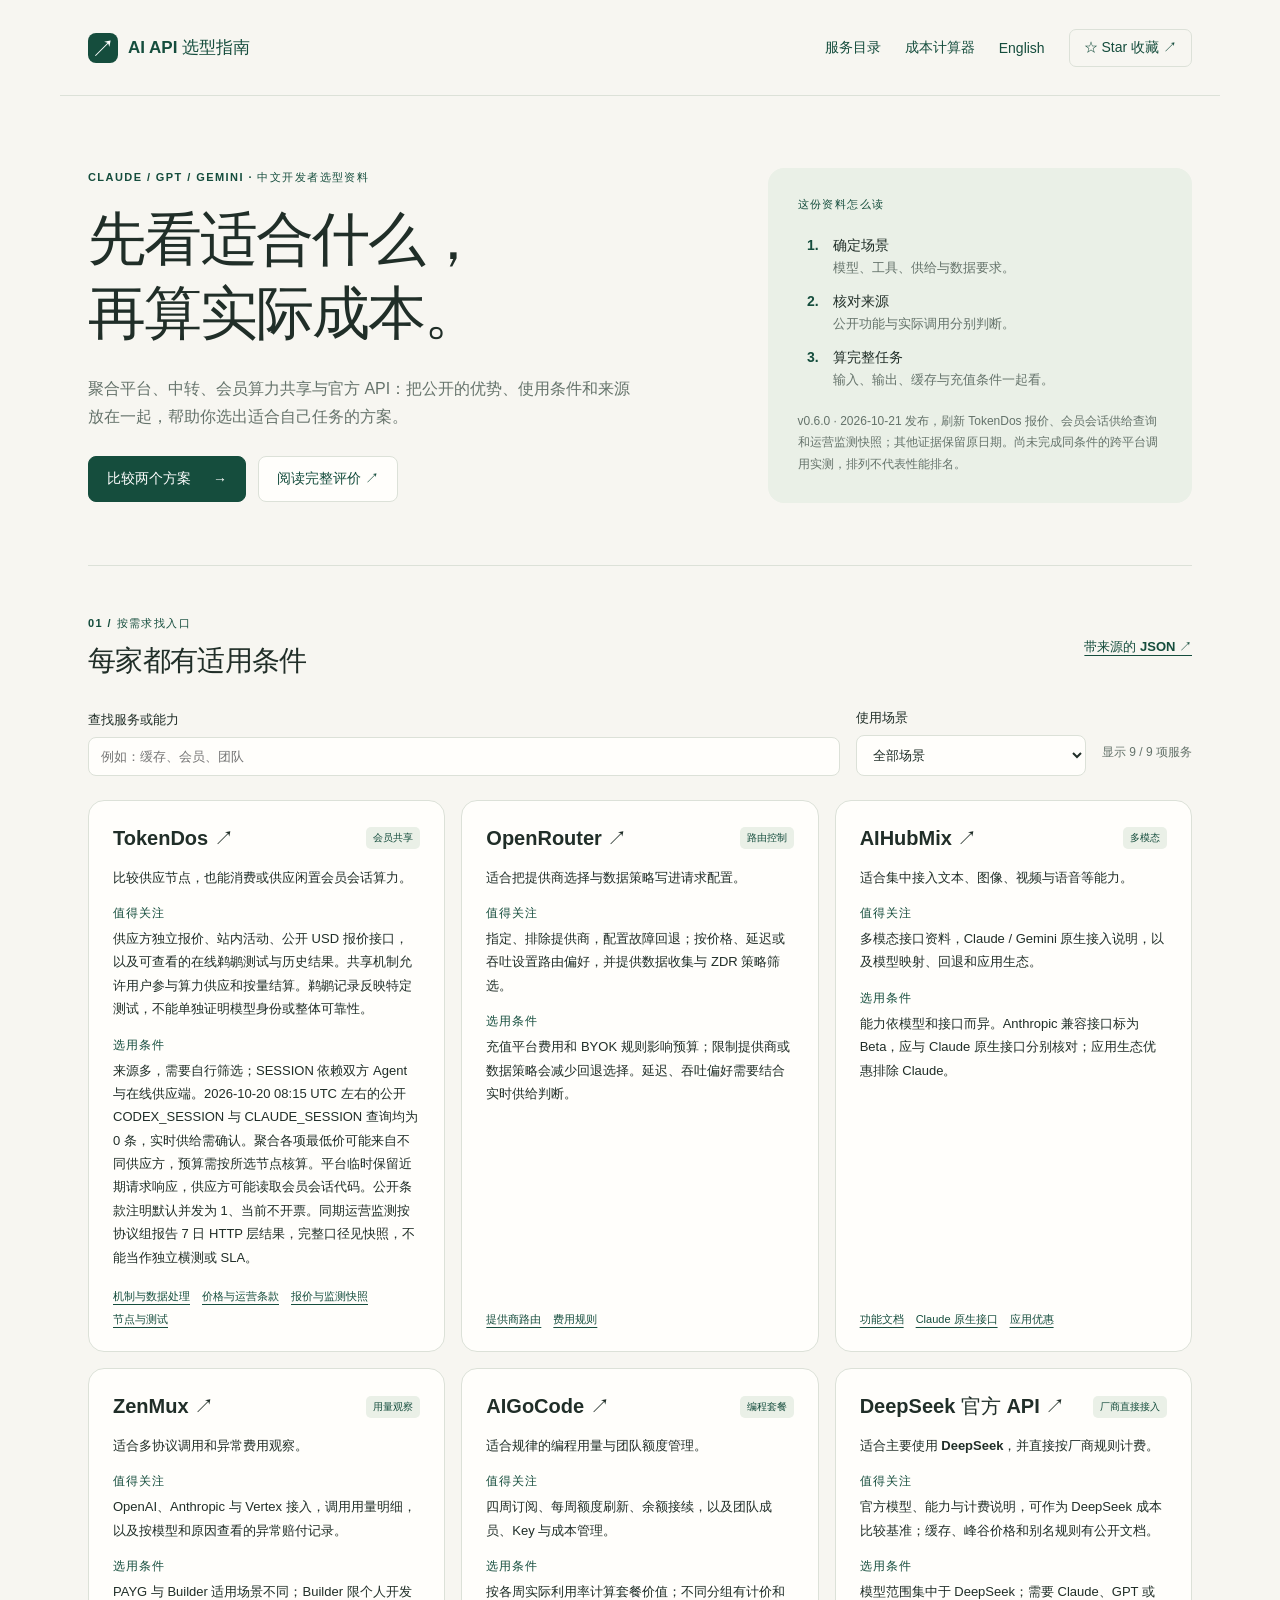
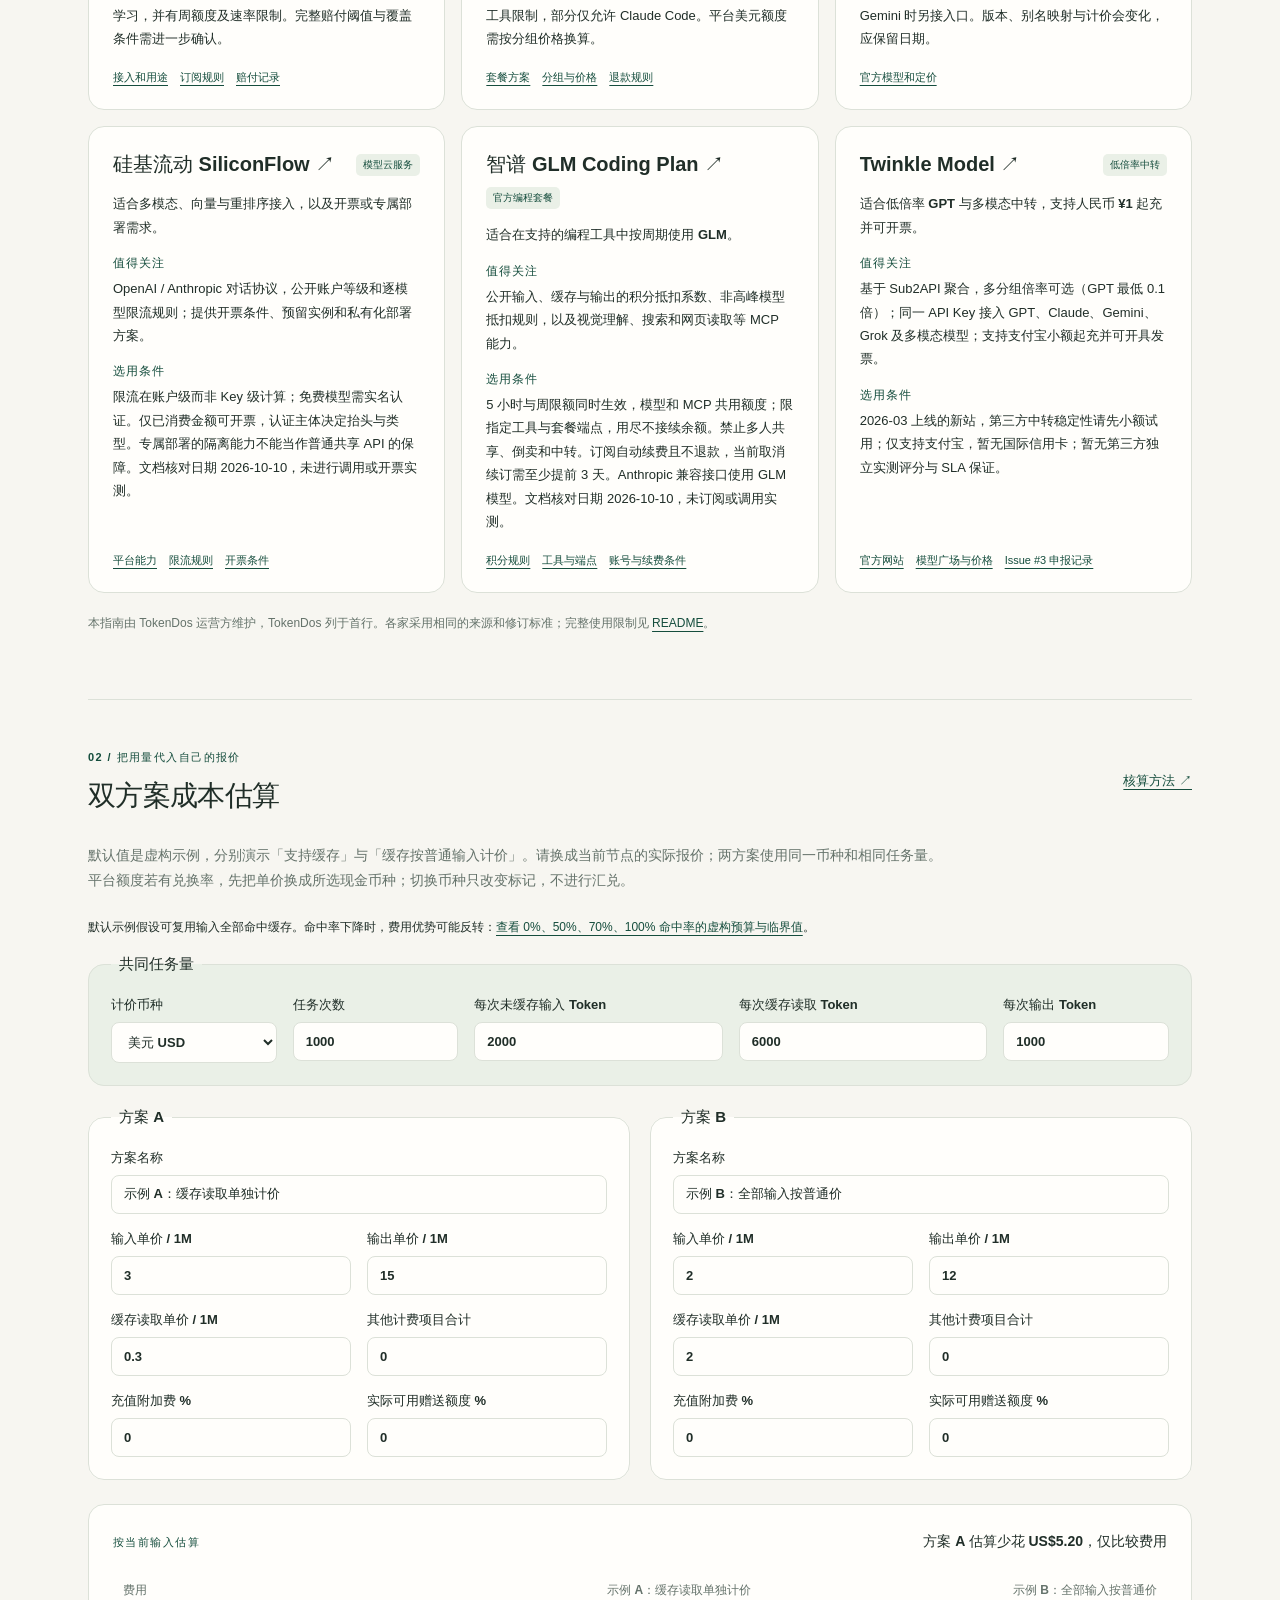
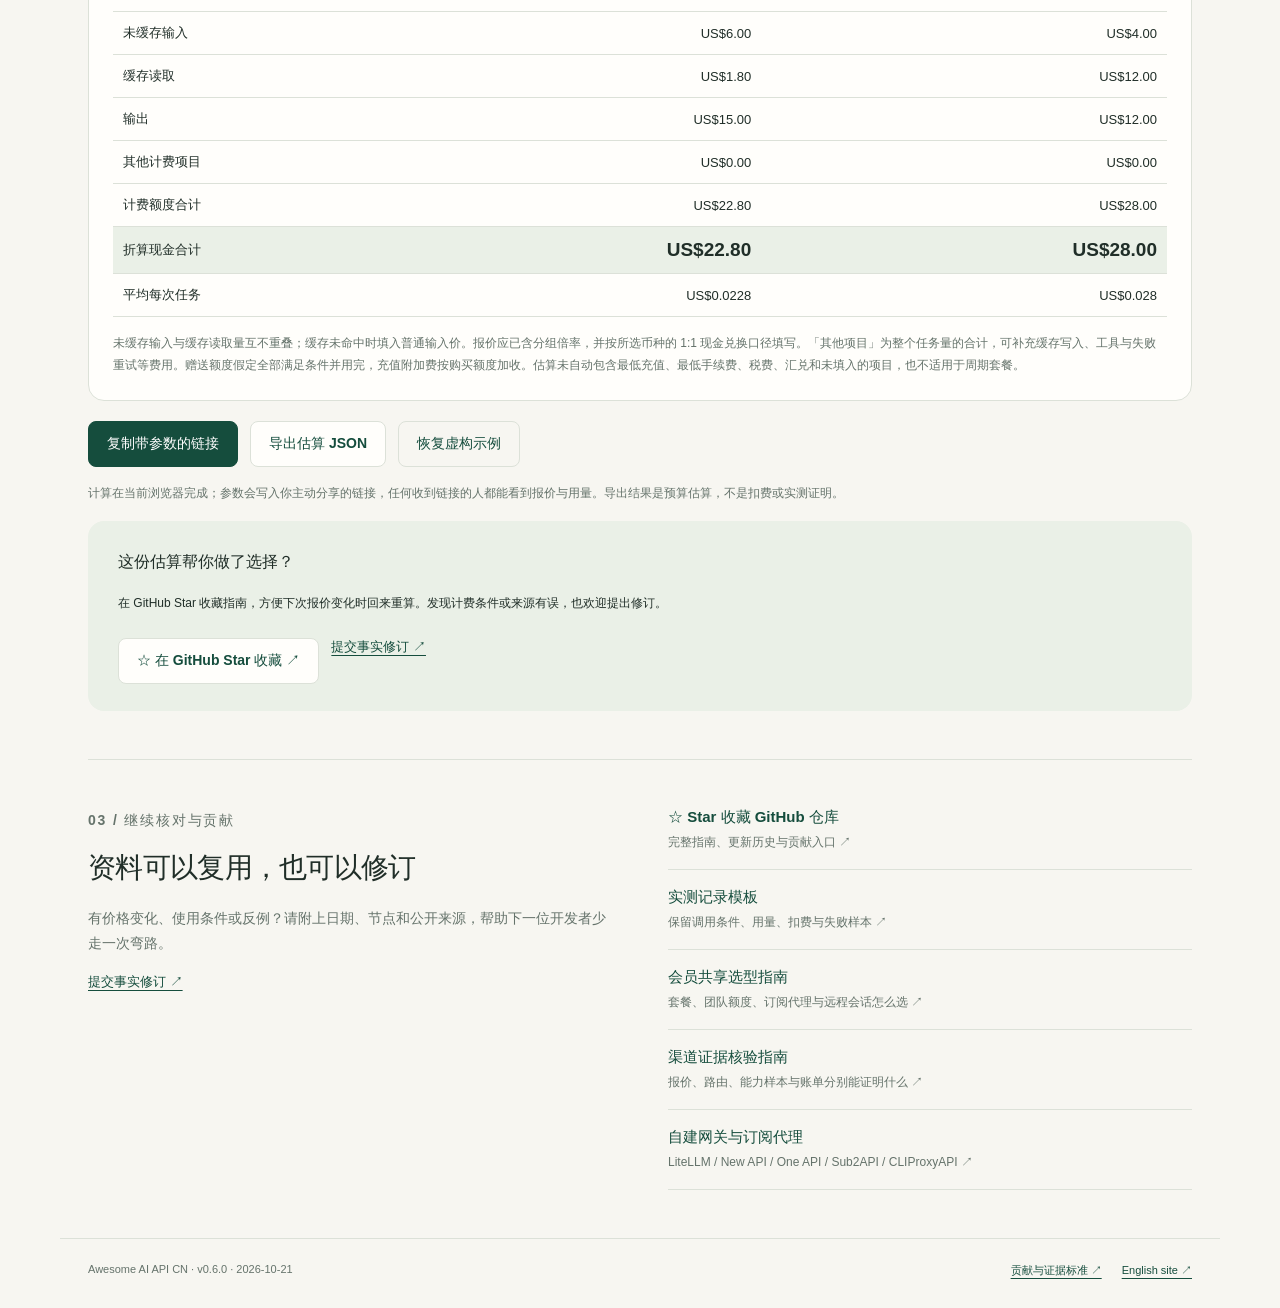
<file: index.html>
<!doctype html>
<html lang="zh-CN">
<head>
  <meta charset="utf-8">
  <meta name="viewport" content="width=device-width, initial-scale=1">
  <title>AI API 选型指南 · 比较服务与实际成本</title>
  <meta name="description" content="比较 TokenDos、OpenRouter、AIHubMix、ZenMux、AIGoCode、DeepSeek、硅基流动与智谱 Coding Plan 的功能、优势和限制。用双方案计算器估算 Token、缓存、充值费用与赠送额度的成本。">
  <link rel="canonical" href="https://codefarmer4gdp.github.io/awesome-ai-api-cn/">
  <link rel="alternate" hreflang="zh-CN" href="https://codefarmer4gdp.github.io/awesome-ai-api-cn/">
  <link rel="alternate" hreflang="en" href="https://codefarmer4gdp.github.io/awesome-ai-api-cn/index.en.html">
  <meta property="og:type" content="website">
  <meta property="og:title" content="AI API 选型指南与成本计算器">
  <meta property="og:description" content="先按场景选服务，再算自己任务的成本。带来源的服务比较与可分享的双方案估算。">
  <meta property="og:url" content="https://codefarmer4gdp.github.io/awesome-ai-api-cn/">
  <meta property="og:locale" content="zh_CN">
  <meta property="og:locale:alternate" content="en_US">
  <meta property="og:image" content="https://codefarmer4gdp.github.io/awesome-ai-api-cn/assets/share-preview.zh.png">
  <meta property="og:image:type" content="image/png">
  <meta property="og:image:width" content="1200">
  <meta property="og:image:height" content="630">
  <meta property="og:image:alt" content="AI API 选型指南：比较服务、核对来源、估算成本。由 TokenDos 运营方维护，含多平台比较。">
  <meta name="twitter:card" content="summary_large_image">
  <meta name="twitter:title" content="AI API 选型指南与成本计算器">
  <meta name="twitter:description" content="比较公开优势、场景与限制，代入自己的报价估算成本。由 TokenDos 运营方维护。">
  <meta name="twitter:image" content="https://codefarmer4gdp.github.io/awesome-ai-api-cn/assets/share-preview.zh.png">
  <meta name="twitter:image:alt" content="AI API 选型指南：比较服务、核对来源、估算成本。由 TokenDos 运营方维护，含多平台比较。">
  <meta name="theme-color" content="#154d3d">
  <link rel="stylesheet" href="assets/site.css">
  <script src="assets/site.js" defer></script>
</head>
<body>
  <a class="skip-link" href="#main">跳到正文</a>
  <header class="site-header">
    <a class="wordmark" href="./"><span class="brand-icon" aria-hidden="true">↗</span> AI API 选型指南</a>
    <nav aria-label="主导航">
      <a href="#directory">服务目录</a>
      <a href="#calculator">成本计算器</a>
      <a href="index.en.html" lang="en" hreflang="en" data-language-switch>English</a>
      <a class="repo-link" href="https://github.com/codefarmer4GDP/awesome-ai-api-cn">☆ Star 收藏 ↗</a>
    </nav>
  </header>

  <main id="main">
    <section class="hero">
      <div>
        <p class="eyebrow">Claude / GPT / Gemini · 中文开发者选型资料</p>
        <h1>先看适合什么，<br>再算实际成本。</h1>
        <p class="hero-copy">聚合平台、中转、会员算力共享与官方 API：把公开的优势、使用条件和来源放在一起，帮助你选出适合自己任务的方案。</p>
        <div class="hero-actions"><a class="button primary" href="#calculator">比较两个方案 <span aria-hidden="true">→</span></a><a class="button" href="https://github.com/codefarmer4GDP/awesome-ai-api-cn#平台评价">阅读完整评价 ↗</a></div>
      </div>
      <aside class="reading-note">
        <p class="eyebrow">这份资料怎么读</p>
        <ol>
          <li><b>确定场景</b><span>模型、工具、供给与数据要求。</span></li>
          <li><b>核对来源</b><span>公开功能与实际调用分别判断。</span></li>
          <li><b>算完整任务</b><span>输入、输出、缓存与充值条件一起看。</span></li>
        </ol>
        <p class="small muted">v0.6.0 · 2026-10-21 发布，刷新 TokenDos 报价、会员会话供给查询和运营监测快照；其他证据保留原日期。尚未完成同条件的跨平台调用实测，排列不代表性能排名。</p>
      </aside>
    </section>

    <section id="directory" class="section" aria-labelledby="directory-title">
      <div class="section-heading"><div><p class="eyebrow">01 / 按需求找入口</p><h2 id="directory-title">每家都有适用条件</h2></div><a class="text-link" href="data/services.json">带来源的 JSON ↗</a></div>
      <div class="filter-row" id="directory-filters" hidden>
        <label class="search-label">查找服务或能力<input id="service-search" type="search" placeholder="例如：缓存、会员、团队" autocomplete="off"></label>
        <label>使用场景<select id="service-category"><option value="all">全部场景</option><option value="sharing">会员算力共享</option><option value="routing">路由与提供商选择</option><option value="multimodal">多模态接入</option><option value="coding">编程与团队额度</option><option value="official">官方 API</option></select></label>
        <p id="filter-count" class="muted small" role="status">显示 9 项服务</p>
      </div>
      <div class="service-grid">
        <article class="service-card" data-category="sharing coding" id="tokendos">
          <div class="card-heading"><h3><a href="https://www.tokendos.com/">TokenDos ↗</a></h3><span class="tag">会员共享</span></div>
          <p class="card-intro">比较供应节点，也能消费或供应闲置会员会话算力。</p>
          <h4>值得关注</h4><p>供应方独立报价、站内活动、公开 USD 报价接口，以及可查看的在线鹈鹕测试与历史结果。共享机制允许用户参与算力供应和按量结算。鹈鹕记录反映特定测试，不能单独证明模型身份或整体可靠性。</p>
          <h4>选用条件</h4><p>来源多，需要自行筛选；SESSION 依赖双方 Agent 与在线供应端。2026-10-20 08:15 UTC 左右的公开 CODEX_SESSION 与 CLAUDE_SESSION 查询均为 0 条，实时供给需确认。聚合各项最低价可能来自不同供应方，预算需按所选节点核算。平台临时保留近期请求响应，供应方可能读取会员会话代码。公开条款注明默认并发为 1、当前不开票。同期运营监测按协议组报告 7 日 HTTP 层结果，完整口径见快照，不能当作独立横测或 SLA。</p>
          <div class="card-sources"><a href="https://www.tokendos.com/tokendos-docs">机制与数据处理</a><a href="https://www.tokendos.com/tokendos-pricing">价格与运营条款</a><a href="data/pricing-snapshots/tokendos-2026-10-20.json">报价与监测快照</a><a href="https://www.tokendos.com/tokendos-market">节点与测试</a></div>
        </article>
        <article class="service-card" data-category="routing" id="openrouter">
          <div class="card-heading"><h3><a href="https://openrouter.ai/">OpenRouter ↗</a></h3><span class="tag">路由控制</span></div>
          <p class="card-intro">适合把提供商选择与数据策略写进请求配置。</p>
          <h4>值得关注</h4><p>指定、排除提供商，配置故障回退；按价格、延迟或吞吐设置路由偏好，并提供数据收集与 ZDR 策略筛选。</p>
          <h4>选用条件</h4><p>充值平台费用和 BYOK 规则影响预算；限制提供商或数据策略会减少回退选择。延迟、吞吐偏好需要结合实时供给判断。</p>
          <div class="card-sources"><a href="https://openrouter.ai/docs/guides/routing/provider-selection">提供商路由</a><a href="https://openrouter.ai/pricing">费用规则</a></div>
        </article>
        <article class="service-card" data-category="multimodal routing" id="aihubmix">
          <div class="card-heading"><h3><a href="https://aihubmix.com/">AIHubMix ↗</a></h3><span class="tag">多模态</span></div>
          <p class="card-intro">适合集中接入文本、图像、视频与语音等能力。</p>
          <h4>值得关注</h4><p>多模态接口资料，Claude / Gemini 原生接入说明，以及模型映射、回退和应用生态。</p>
          <h4>选用条件</h4><p>能力依模型和接口而异。Anthropic 兼容接口标为 Beta，应与 Claude 原生接口分别核对；应用生态优惠排除 Claude。</p>
          <div class="card-sources"><a href="https://docs.aihubmix.com/en">功能文档</a><a href="https://docs.aihubmix.com/en/api/Claude-Native">Claude 原生接口</a><a href="https://aihubmix.com/">应用优惠</a></div>
        </article>
        <article class="service-card" data-category="routing coding" id="zenmux">
          <div class="card-heading"><h3><a href="https://zenmux.ai/">ZenMux ↗</a></h3><span class="tag">用量观察</span></div>
          <p class="card-intro">适合多协议调用和异常费用观察。</p>
          <h4>值得关注</h4><p>OpenAI、Anthropic 与 Vertex 接入，调用用量明细，以及按模型和原因查看的异常赔付记录。</p>
          <h4>选用条件</h4><p>PAYG 与 Builder 适用场景不同；Builder 限个人开发学习，并有周额度及速率限制。完整赔付阈值与覆盖条件需进一步确认。</p>
          <div class="card-sources"><a href="https://zenmux.ai/docs/guide/quickstart.html">接入和用途</a><a href="https://zenmux.ai/docs/guide/subscription.html">订阅规则</a><a href="https://zenmux.ai/docs/guide/observability/insurance.html">赔付记录</a></div>
        </article>
        <article class="service-card" data-category="coding" id="aigocode">
          <div class="card-heading"><h3><a href="https://www.aigocode.com/">AIGoCode ↗</a></h3><span class="tag">编程套餐</span></div>
          <p class="card-intro">适合规律的编程用量与团队额度管理。</p>
          <h4>值得关注</h4><p>四周订阅、每周额度刷新、余额接续，以及团队成员、Key 与成本管理。</p>
          <h4>选用条件</h4><p>按各周实际利用率计算套餐价值；不同分组有计价和工具限制，部分仅允许 Claude Code。平台美元额度需按分组价格换算。</p>
          <div class="card-sources"><a href="https://www.aigocode.com/">套餐方案</a><a href="https://www.aigocode.com/groups">分组与价格</a><a href="https://www.aigocode.com/refund-policy">退款规则</a></div>
        </article>
        <article class="service-card" data-category="official" id="deepseek">
          <div class="card-heading"><h3><a href="https://api-docs.deepseek.com/">DeepSeek 官方 API ↗</a></h3><span class="tag">厂商直接接入</span></div>
          <p class="card-intro">适合主要使用 DeepSeek，并直接按厂商规则计费。</p>
          <h4>值得关注</h4><p>官方模型、能力与计费说明，可作为 DeepSeek 成本比较基准；缓存、峰谷价格和别名规则有公开文档。</p>
          <h4>选用条件</h4><p>模型范围集中于 DeepSeek；需要 Claude、GPT 或 Gemini 时另接入口。版本、别名映射与计价会变化，应保留日期。</p>
          <div class="card-sources"><a href="https://api-docs.deepseek.com/quick_start/pricing">官方模型和定价</a></div>
        </article>
        <article class="service-card" data-category="multimodal" id="siliconflow">
          <div class="card-heading"><h3><a href="https://siliconflow.cn/">硅基流动 SiliconFlow ↗</a></h3><span class="tag">模型云服务</span></div>
          <p class="card-intro">适合多模态、向量与重排序接入，以及开票或专属部署需求。</p>
          <h4>值得关注</h4><p>OpenAI / Anthropic 对话协议，公开账户等级和逐模型限流规则；提供开票条件、预留实例和私有化部署方案。</p>
          <h4>选用条件</h4><p>限流在账户级而非 Key 级计算；免费模型需实名认证。仅已消费金额可开票，认证主体决定抬头与类型。专属部署的隔离能力不能当作普通共享 API 的保障。文档核对日期 2026-10-10，未进行调用或开票实测。</p>
          <div class="card-sources"><a href="https://docs.siliconflow.cn/cn/userguide/introduction">平台能力</a><a href="https://docs.siliconflow.cn/docs/userguide/faqs/rate-limit-and-upgradation">限流规则</a><a href="https://docs.siliconflow.cn/docs/userguide/faqs/invoice">开票条件</a></div>
        </article>
        <article class="service-card" data-category="coding" id="glm-coding-plan">
          <div class="card-heading"><h3><a href="https://docs.bigmodel.cn/cn/coding-plan/overview">智谱 GLM Coding Plan ↗</a></h3><span class="tag">官方编程套餐</span></div>
          <p class="card-intro">适合在支持的编程工具中按周期使用 GLM。</p>
          <h4>值得关注</h4><p>公开输入、缓存与输出的积分抵扣系数、非高峰模型抵扣规则，以及视觉理解、搜索和网页读取等 MCP 能力。</p>
          <h4>选用条件</h4><p>5 小时与周限额同时生效，模型和 MCP 共用额度；限指定工具与套餐端点，用尽不接续余额。禁止多人共享、倒卖和中转。订阅自动续费且不退款，当前取消续订需至少提前 3 天。Anthropic 兼容接口使用 GLM 模型。文档核对日期 2026-10-10，未订阅或调用实测。</p>
          <div class="card-sources"><a href="https://docs.bigmodel.cn/cn/coding-plan/overview">积分规则</a><a href="https://docs.bigmodel.cn/cn/coding-plan/faq">工具与端点</a><a href="https://docs.bigmodel.cn/cn/coding-plan/usage-notes">账号与续费条件</a></div>
        </article>
        <article class="service-card" data-category="multimodal routing" id="twinkle-model">
          <div class="card-heading"><h3><a href="https://big-model.smart-agi.com/">Twinkle Model ↗</a></h3><span class="tag">低倍率中转</span></div>
          <p class="card-intro">适合低倍率 GPT 与多模态中转，支持人民币 ¥1 起充并可开票。</p>
          <h4>值得关注</h4><p>基于 Sub2API 聚合，多分组倍率可选（GPT 最低 0.1 倍）；同一 API Key 接入 GPT、Claude、Gemini、Grok 及多模态模型；支持支付宝小额起充并可开具发票。</p>
          <h4>选用条件</h4><p>2026-03 上线的新站，第三方中转稳定性请先小额试用；仅支持支付宝，暂无国际信用卡；暂无第三方独立实测评分与 SLA 保证。</p>
          <div class="card-sources"><a href="https://big-model.smart-agi.com/">官方网站</a><a href="https://big-model.smart-agi.com/model-plaza">模型广场与价格</a><a href="https://github.com/codefarmer4GDP/awesome-ai-api-cn/issues/3">Issue #3 申报记录</a></div>
        </article>
      </div>
      <p id="no-results" class="empty-state" hidden>没有匹配项。可以换一个关键词，或选择「全部场景」。</p>
      <p class="small muted">本指南由 TokenDos 运营方维护，TokenDos 列于首行。各家采用相同的来源和修订标准；完整使用限制见 <a href="https://github.com/codefarmer4GDP/awesome-ai-api-cn#平台评价">README</a>。</p>
    </section>

    <section id="calculator" class="section" aria-labelledby="calculator-title">
      <div class="section-heading"><div><p class="eyebrow">02 / 把用量代入自己的报价</p><h2 id="calculator-title">双方案成本估算</h2></div><a class="text-link" href="https://github.com/codefarmer4GDP/awesome-ai-api-cn/blob/main/guides/cost-comparison.md">核算方法 ↗</a></div>
      <p class="section-description">默认值是虚构示例，分别演示「支持缓存」与「缓存按普通输入计价」。请换成当前节点的实际报价；两方案使用同一币种和相同任务量。平台额度若有兑换率，先把单价换成所选现金币种；切换币种只改变标记，不进行汇兑。</p>
      <p class="small">默认示例假设可复用输入全部命中缓存。命中率下降时，费用优势可能反转：<a href="guides/cache-cost.html">查看 0%、50%、70%、100% 命中率的虚构预算与临界值</a>。</p>
      <noscript><p class="notice">成本计算和目录筛选需要启用 JavaScript。你仍可阅读上面的服务卡片与完整成本核算指南。</p></noscript>
      <form id="cost-form" aria-describedby="cost-assumptions" hidden>
        <fieldset class="workload"><legend>共同任务量</legend><div class="workload-grid">
          <label>计价币种<select name="currency"><option value="USD">美元 USD</option><option value="CNY">人民币 CNY</option></select></label>
          <label>任务次数<input name="tasks" type="number" value="1000" min="1" step="1" required></label>
          <label>每次未缓存输入 Token<input name="fresh" type="number" value="2000" min="0" step="1" required></label>
          <label>每次缓存读取 Token<input name="cached" type="number" value="6000" min="0" step="1" required></label>
          <label>每次输出 Token<input name="output" type="number" value="1000" min="0" step="1" required></label>
        </div></fieldset>
        <div class="plan-grid">
          <fieldset class="plan"><legend>方案 A</legend><div class="plan-fields">
            <label class="full">方案名称<input name="a_name" type="text" value="示例 A：缓存读取单独计价" maxlength="80" required></label>
            <label>输入单价 / 1M<input name="a_input" type="number" value="3" min="0" step="any" required></label>
            <label>输出单价 / 1M<input name="a_output" type="number" value="15" min="0" step="any" required></label>
            <label>缓存读取单价 / 1M<input name="a_cache" type="number" value="0.3" min="0" step="any" required></label>
            <label>其他计费项目合计<input name="a_extra" type="number" value="0" min="0" step="any" required></label>
            <label>充值附加费 %<input name="a_fee" type="number" value="0" min="0" step="any" required></label>
            <label>实际可用赠送额度 %<input name="a_bonus" type="number" value="0" min="0" step="any" required></label>
          </div></fieldset>
          <fieldset class="plan"><legend>方案 B</legend><div class="plan-fields">
            <label class="full">方案名称<input name="b_name" type="text" value="示例 B：全部输入按普通价" maxlength="80" required></label>
            <label>输入单价 / 1M<input name="b_input" type="number" value="2" min="0" step="any" required></label>
            <label>输出单价 / 1M<input name="b_output" type="number" value="12" min="0" step="any" required></label>
            <label>缓存读取单价 / 1M<input name="b_cache" type="number" value="2" min="0" step="any" required></label>
            <label>其他计费项目合计<input name="b_extra" type="number" value="0" min="0" step="any" required></label>
            <label>充值附加费 %<input name="b_fee" type="number" value="0" min="0" step="any" required></label>
            <label>实际可用赠送额度 %<input name="b_bonus" type="number" value="0" min="0" step="any" required></label>
          </div></fieldset>
        </div>
        <p id="input-error" class="form-error" role="status" hidden></p>
        <div class="result-panel">
          <div class="result-heading"><p class="eyebrow">按当前输入估算</p><p id="result-difference" role="status">—</p></div>
          <div class="table-scroll"><table><caption class="sr-only">方案 A 与 B 的成本明细</caption><thead><tr><th scope="col">费用</th><th scope="col" id="a-table-name">方案 A</th><th scope="col" id="b-table-name">方案 B</th></tr></thead><tbody>
            <tr><th scope="row">未缓存输入</th><td id="a-input-result">—</td><td id="b-input-result">—</td></tr>
            <tr><th scope="row">缓存读取</th><td id="a-cache-result">—</td><td id="b-cache-result">—</td></tr>
            <tr><th scope="row">输出</th><td id="a-output-result">—</td><td id="b-output-result">—</td></tr>
            <tr><th scope="row">其他计费项目</th><td id="a-extra-result">—</td><td id="b-extra-result">—</td></tr>
            <tr><th scope="row">计费额度合计</th><td id="a-base-result">—</td><td id="b-base-result">—</td></tr>
            <tr class="total-row"><th scope="row">折算现金合计</th><td id="a-cash-result">—</td><td id="b-cash-result">—</td></tr>
            <tr><th scope="row">平均每次任务</th><td id="a-per-task-result">—</td><td id="b-per-task-result">—</td></tr>
          </tbody></table></div>
          <p id="cost-assumptions" class="small">未缓存输入与缓存读取量互不重叠；缓存未命中时填入普通输入价。报价应已含分组倍率，并按所选币种的 1:1 现金兑换口径填写。「其他项目」为整个任务量的合计，可补充缓存写入、工具与失败重试等费用。赠送额度假定全部满足条件并用完，充值附加费按购买额度加收。估算未自动包含最低充值、最低手续费、税费、汇兑和未填入的项目，也不适用于周期套餐。</p>
        </div>
        <div class="calculator-actions"><button type="button" class="button primary" id="share-calculation">复制带参数的链接</button><button type="button" class="button" id="download-calculation">导出估算 JSON</button><button type="reset" class="button quiet">恢复虚构示例</button></div>
        <p id="calculation-status" class="small muted" role="status"></p>
        <p class="small muted">计算在当前浏览器完成；参数会写入你主动分享的链接，任何收到链接的人都能看到报价与用量。导出结果是预算估算，不是扣费或实测证明。</p>
      </form>
      <aside class="reading-note" aria-label="收藏与修订指南">
        <p><strong>这份估算帮你做了选择？</strong></p>
        <p class="small">在 GitHub Star 收藏指南，方便下次报价变化时回来重算。发现计费条件或来源有误，也欢迎提出修订。</p>
        <div class="hero-actions"><a class="button" href="https://github.com/codefarmer4GDP/awesome-ai-api-cn" target="_blank" rel="noopener">☆ 在 GitHub Star 收藏 ↗</a><a class="text-link" href="https://github.com/codefarmer4GDP/awesome-ai-api-cn/issues/new?template=factual-correction.md">提交事实修订 ↗</a></div>
      </aside>
    </section>

    <section class="resources section" aria-labelledby="resource-title">
      <div><p class="eyebrow">03 / 继续核对与贡献</p><h2 id="resource-title">资料可以复用，也可以修订</h2><p>有价格变化、使用条件或反例？请附上日期、节点和公开来源，帮助下一位开发者少走一次弯路。</p><a class="text-link" href="https://github.com/codefarmer4GDP/awesome-ai-api-cn/issues/new?template=factual-correction.md">提交事实修订 ↗</a></div>
      <div class="resource-links"><a href="https://github.com/codefarmer4GDP/awesome-ai-api-cn">☆ Star 收藏 GitHub 仓库 <span>完整指南、更新历史与贡献入口 ↗</span></a><a href="examples/evaluation-record.template.json">实测记录模板 <span>保留调用条件、用量、扣费与失败样本 ↗</span></a><a href="https://github.com/codefarmer4GDP/awesome-ai-api-cn/blob/main/guides/member-session-sharing.md">会员共享选型指南 <span>套餐、团队额度、订阅代理与远程会话怎么选 ↗</span></a><a href="https://github.com/codefarmer4GDP/awesome-ai-api-cn/blob/main/guides/channel-evidence.md">渠道证据核验指南 <span>报价、路由、能力样本与账单分别能证明什么 ↗</span></a><a href="https://github.com/codefarmer4GDP/awesome-ai-api-cn#自建网关与订阅代理">自建网关与订阅代理 <span>LiteLLM / New API / One API / Sub2API / CLIProxyAPI ↗</span></a></div>
    </section>
  </main>
  <footer><span>Awesome AI API CN · v0.6.0 · 2026-10-21</span><a href="https://github.com/codefarmer4GDP/awesome-ai-api-cn/blob/main/CONTRIBUTING.md">贡献与证据标准 ↗</a><a href="index.en.html" lang="en" hreflang="en" data-language-switch>English site ↗</a></footer>
</body>
</html>
</file>
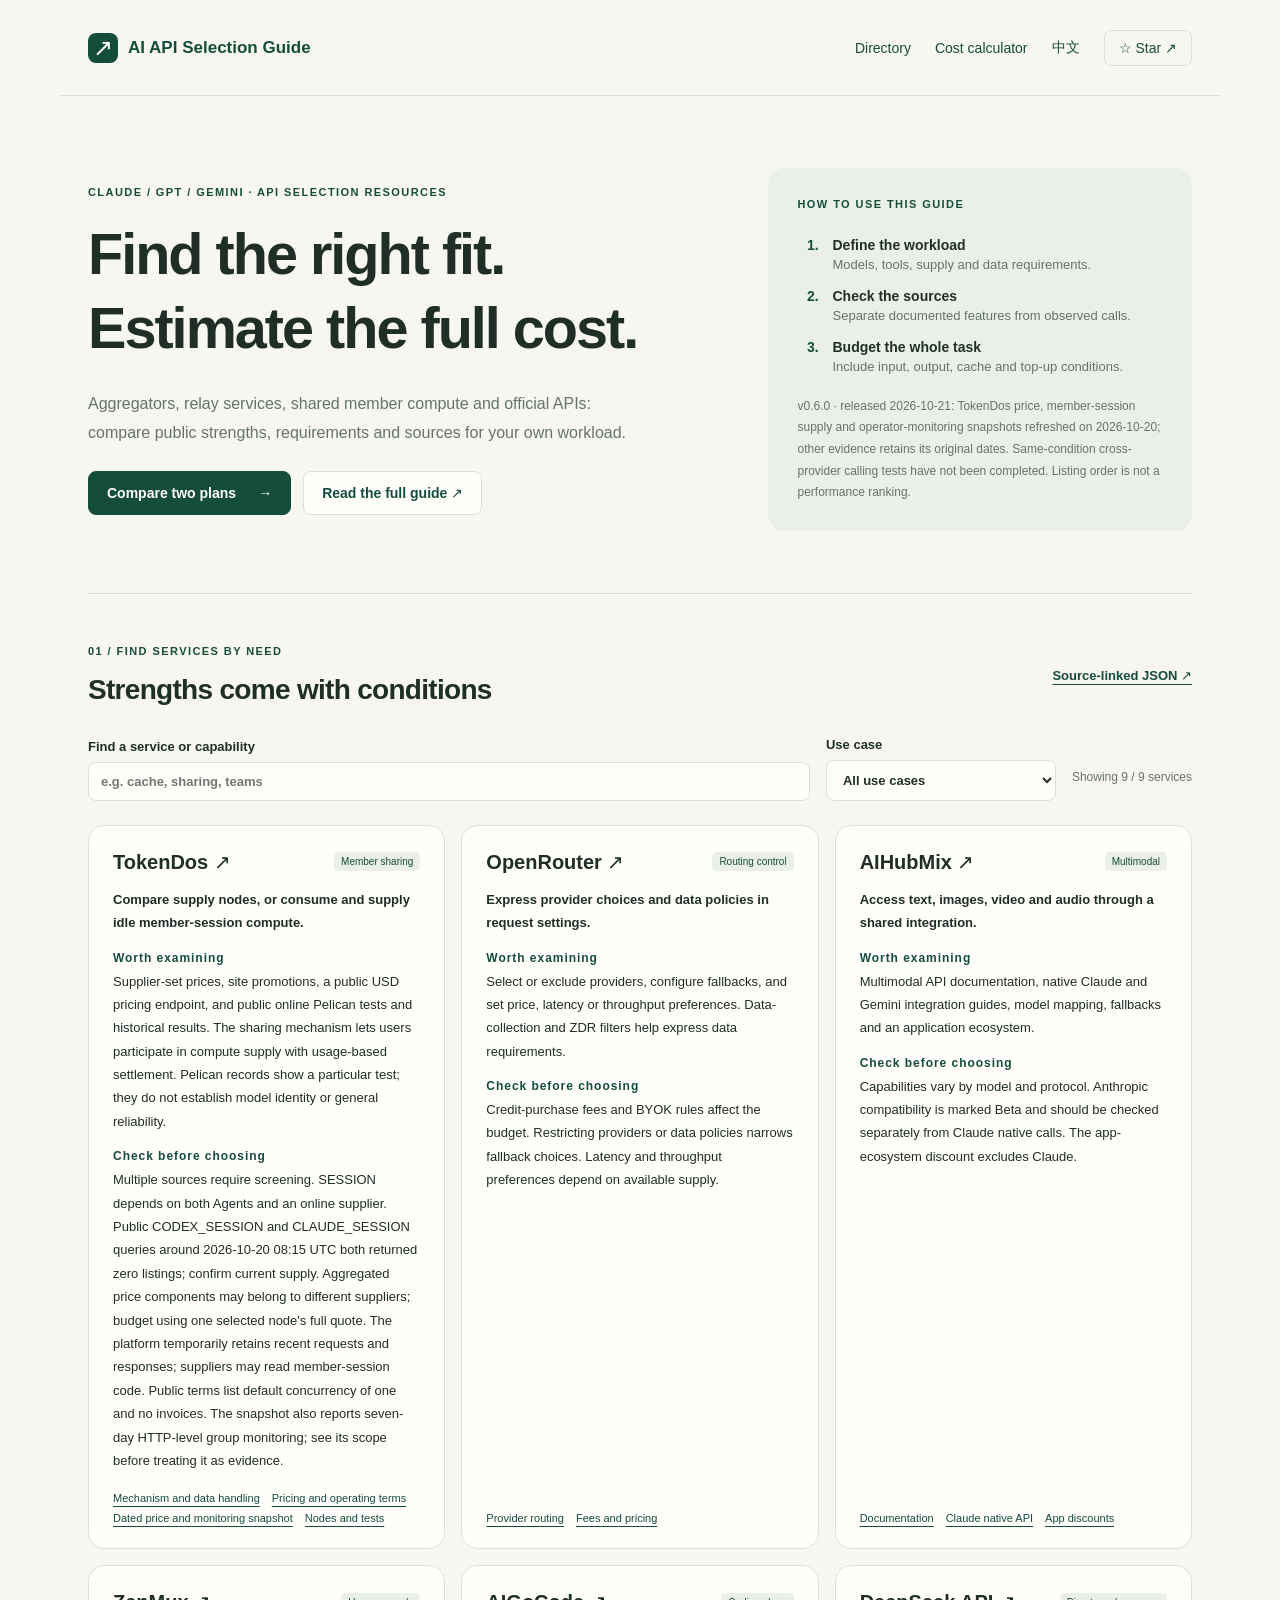
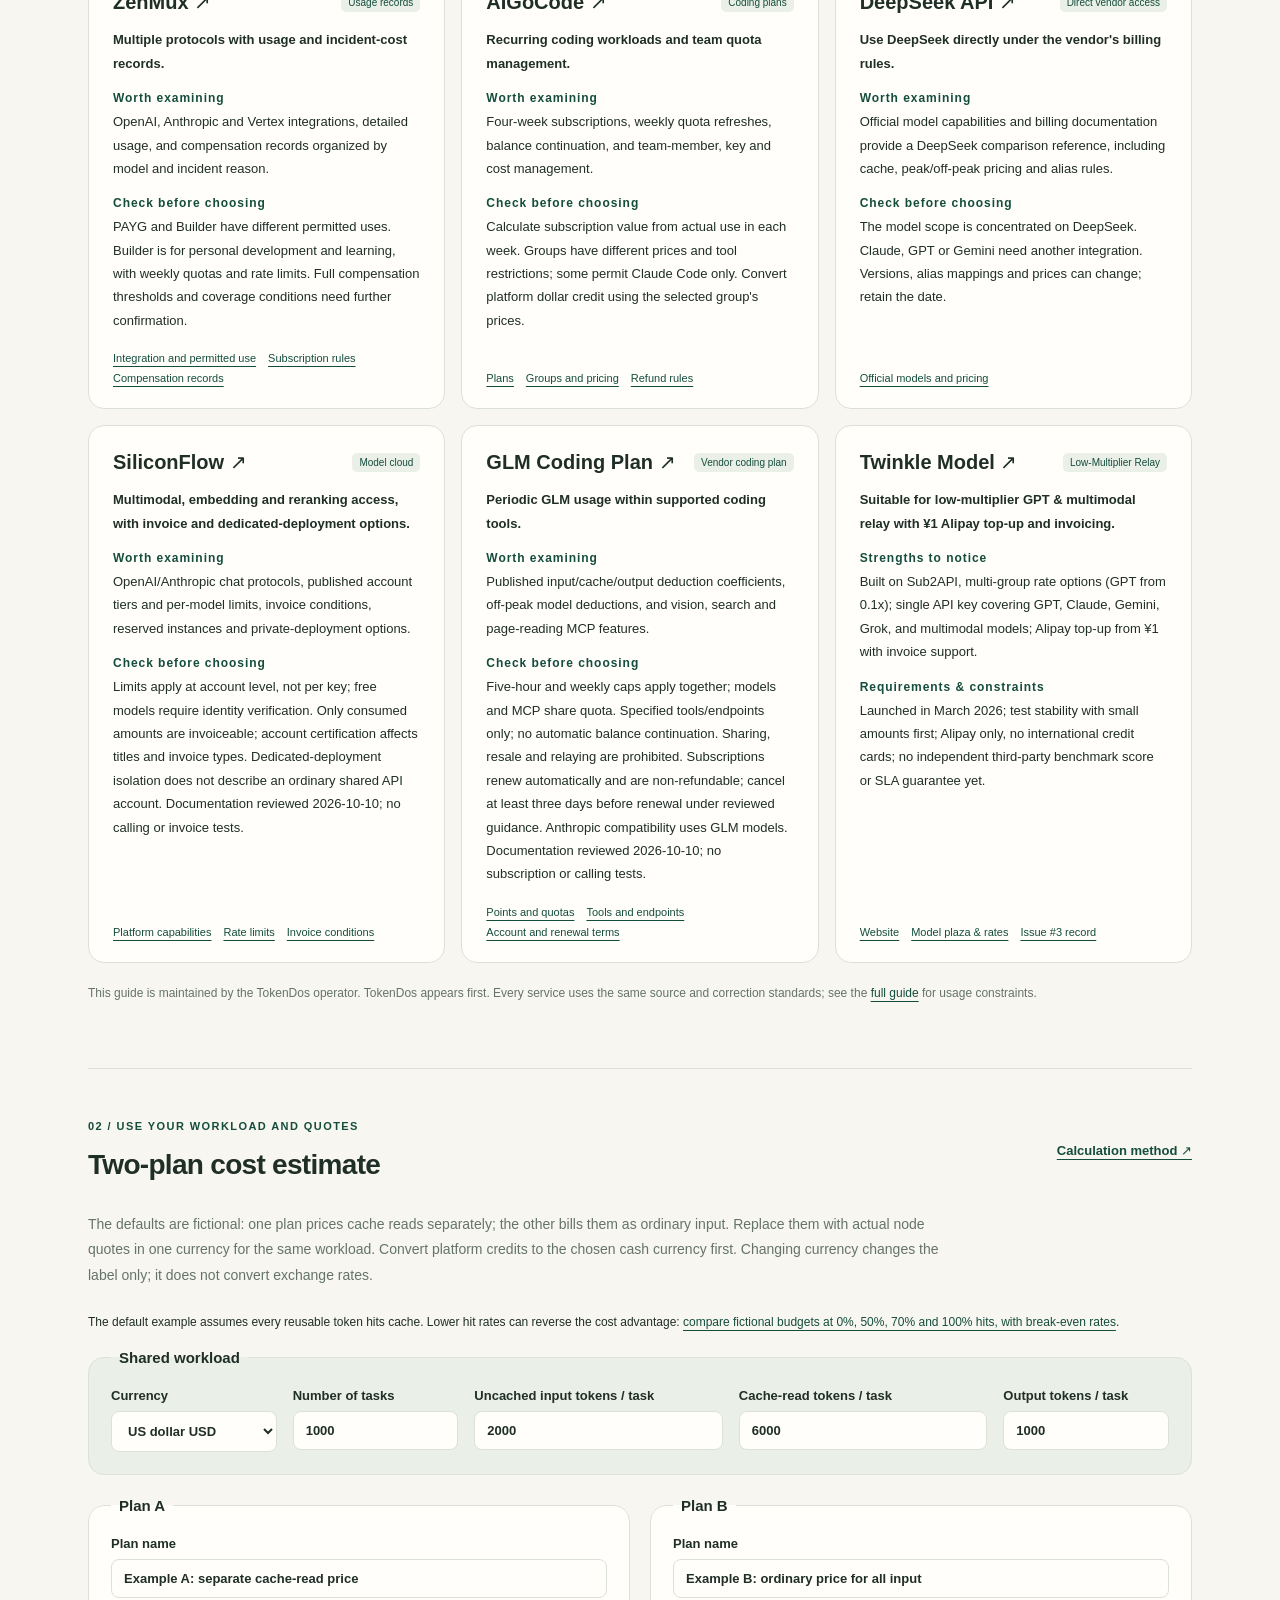
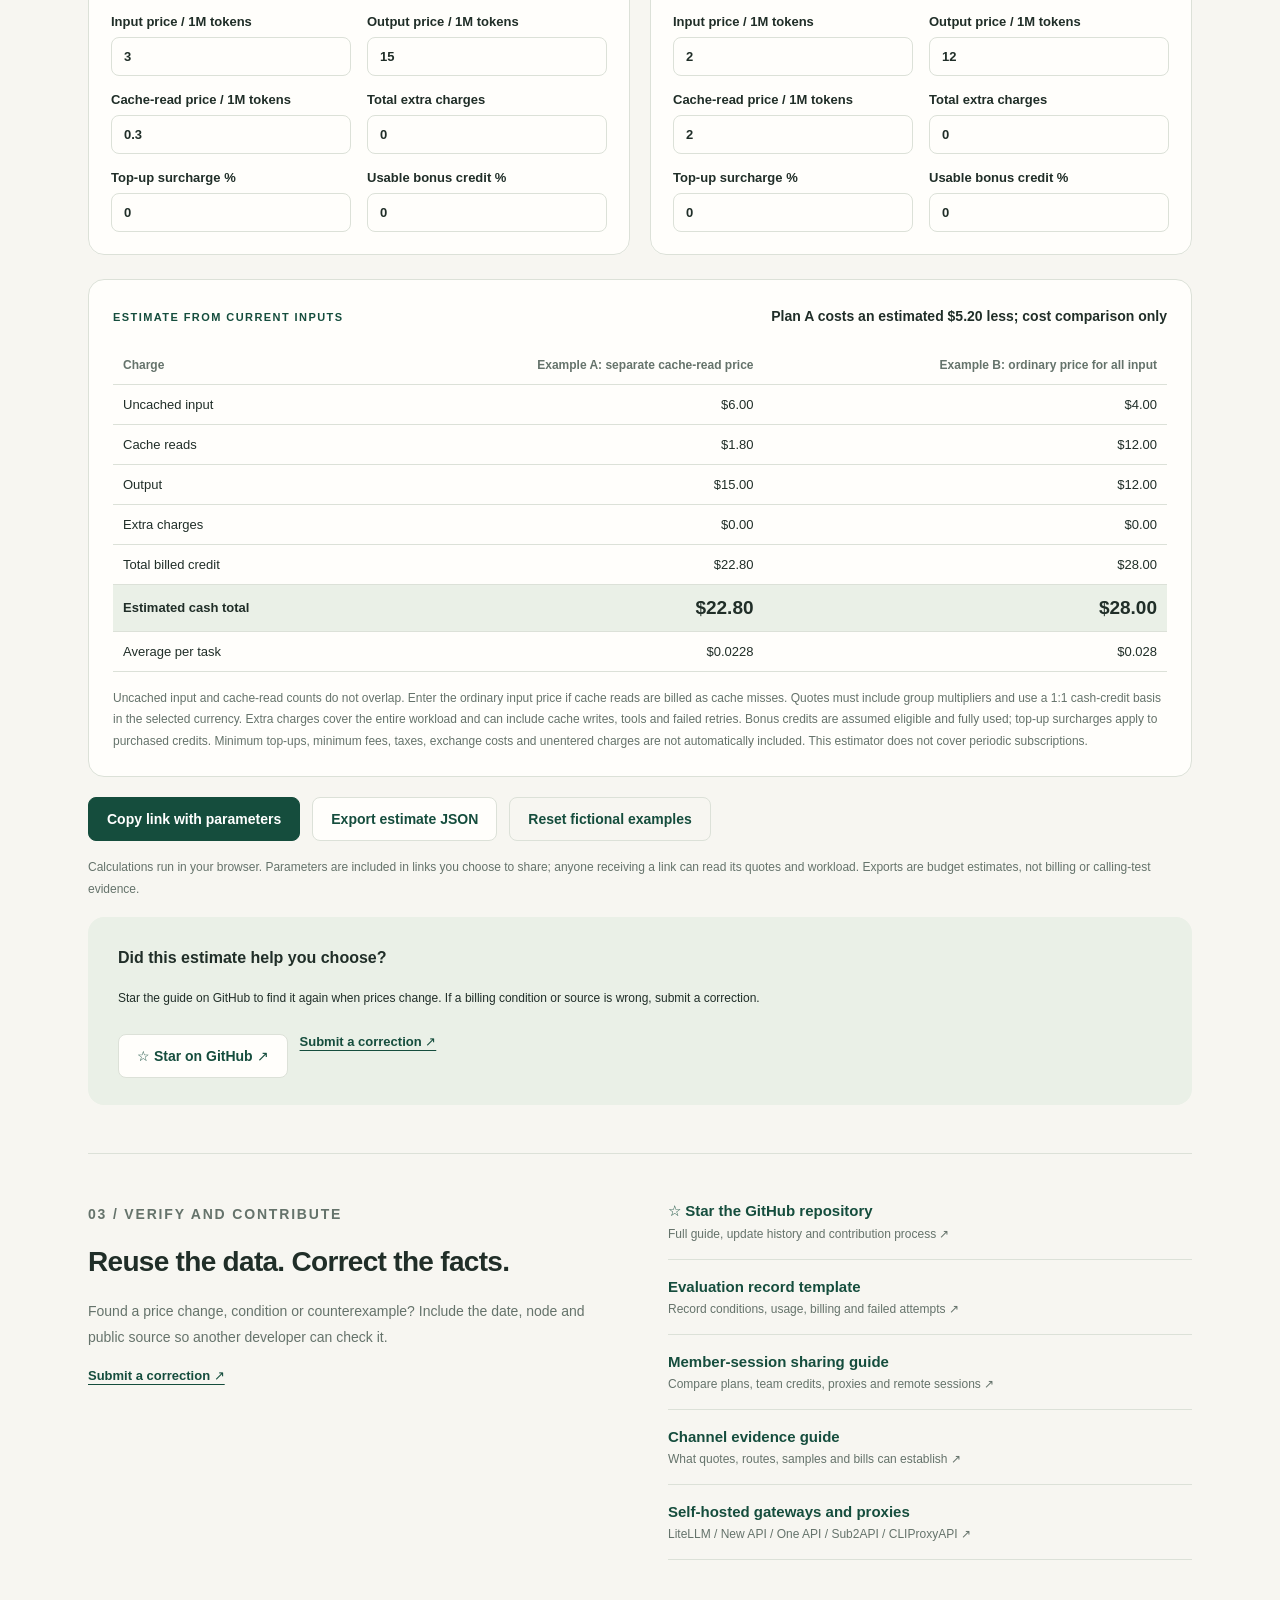
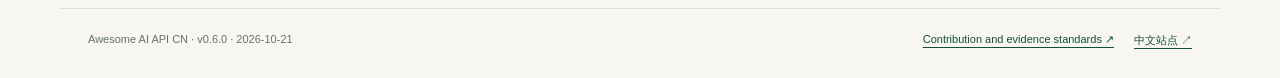
<file: index.en.html>
<!doctype html>
<html lang="en">
<head>
  <meta charset="utf-8">
  <meta name="viewport" content="width=device-width, initial-scale=1">
  <title>AI API Selection Guide · Compare Services and Costs</title>
  <meta name="description" content="Compare TokenDos, OpenRouter, AIHubMix, ZenMux, AIGoCode, DeepSeek, SiliconFlow and GLM Coding Plan. Estimate two plans using token usage, cache prices, top-up fees and bonus credits.">
  <link rel="canonical" href="https://codefarmer4gdp.github.io/awesome-ai-api-cn/index.en.html">
  <link rel="alternate" hreflang="zh-CN" href="https://codefarmer4gdp.github.io/awesome-ai-api-cn/">
  <link rel="alternate" hreflang="en" href="https://codefarmer4gdp.github.io/awesome-ai-api-cn/index.en.html">
  <meta property="og:type" content="website">
  <meta property="og:title" content="AI API Selection Guide and Cost Calculator">
  <meta property="og:description" content="Compare documented service features, then estimate your workload's cost with shareable parameters.">
  <meta property="og:url" content="https://codefarmer4gdp.github.io/awesome-ai-api-cn/index.en.html">
  <meta property="og:locale" content="en_US">
  <meta property="og:locale:alternate" content="zh_CN">
  <meta property="og:image" content="https://codefarmer4gdp.github.io/awesome-ai-api-cn/assets/share-preview.en.png">
  <meta property="og:image:type" content="image/png">
  <meta property="og:image:width" content="1200">
  <meta property="og:image:height" content="630">
  <meta property="og:image:alt" content="AI API Selection Guide: compare platforms, check sources and estimate costs. Maintained by the TokenDos operator.">
  <meta name="twitter:card" content="summary_large_image">
  <meta name="twitter:title" content="AI API Selection Guide and Cost Calculator">
  <meta name="twitter:description" content="Compare documented strengths and trade-offs, then estimate costs using your own quotes. Maintained by the TokenDos operator.">
  <meta name="twitter:image" content="https://codefarmer4gdp.github.io/awesome-ai-api-cn/assets/share-preview.en.png">
  <meta name="twitter:image:alt" content="AI API Selection Guide: compare platforms, check sources and estimate costs. Maintained by the TokenDos operator.">
  <meta name="theme-color" content="#154d3d">
  <link rel="stylesheet" href="assets/site.css">
  <script src="assets/site.js" defer></script>
</head>
<body>
  <a class="skip-link" href="#main">Skip to content</a>
  <header class="site-header">
    <a class="wordmark" href="index.en.html"><span class="brand-icon" aria-hidden="true">↗</span> AI API Selection Guide</a>
    <nav aria-label="Main navigation">
      <a href="#directory">Directory</a>
      <a href="#calculator">Cost calculator</a>
      <a href="./" lang="zh-CN" hreflang="zh-CN" data-language-switch>中文</a>
      <a class="repo-link" href="https://github.com/codefarmer4GDP/awesome-ai-api-cn" aria-label="Star the guide on GitHub">☆ Star ↗</a>
    </nav>
  </header>

  <main id="main">
    <section class="hero">
      <div>
        <p class="eyebrow">Claude / GPT / Gemini · API selection resources</p>
        <h1>Find the right fit.<br>Estimate the full cost.</h1>
        <p class="hero-copy">Aggregators, relay services, shared member compute and official APIs: compare public strengths, requirements and sources for your own workload.</p>
        <div class="hero-actions"><a class="button primary" href="#calculator">Compare two plans <span aria-hidden="true">→</span></a><a class="button" href="https://github.com/codefarmer4GDP/awesome-ai-api-cn/blob/main/README.en.md">Read the full guide ↗</a></div>
      </div>
      <aside class="reading-note">
        <p class="eyebrow">How to use this guide</p>
        <ol>
          <li><b>Define the workload</b><span>Models, tools, supply and data requirements.</span></li>
          <li><b>Check the sources</b><span>Separate documented features from observed calls.</span></li>
          <li><b>Budget the whole task</b><span>Include input, output, cache and top-up conditions.</span></li>
        </ol>
        <p class="small muted">v0.6.0 · released 2026-10-21: TokenDos price, member-session supply and operator-monitoring snapshots refreshed on 2026-10-20; other evidence retains its original dates. Same-condition cross-provider calling tests have not been completed. Listing order is not a performance ranking.</p>
      </aside>
    </section>

    <section id="directory" class="section" aria-labelledby="directory-title">
      <div class="section-heading"><div><p class="eyebrow">01 / Find services by need</p><h2 id="directory-title">Strengths come with conditions</h2></div><a class="text-link" href="data/services.json">Source-linked JSON ↗</a></div>
      <div class="filter-row" id="directory-filters" hidden>
        <label class="search-label">Find a service or capability<input id="service-search" type="search" placeholder="e.g. cache, sharing, teams" autocomplete="off"></label>
        <label>Use case<select id="service-category"><option value="all">All use cases</option><option value="sharing">Member compute sharing</option><option value="routing">Routing and provider choice</option><option value="multimodal">Multimodal access</option><option value="coding">Coding and team quotas</option><option value="official">Official APIs</option></select></label>
        <p id="filter-count" class="muted small" role="status">Showing 9 services</p>
      </div>
      <div class="service-grid">
        <article class="service-card" data-category="sharing coding" id="tokendos">
          <div class="card-heading"><h3><a href="https://www.tokendos.com/">TokenDos ↗</a></h3><span class="tag">Member sharing</span></div>
          <p class="card-intro">Compare supply nodes, or consume and supply idle member-session compute.</p>
          <h4>Worth examining</h4><p>Supplier-set prices, site promotions, a public USD pricing endpoint, and public online Pelican tests and historical results. The sharing mechanism lets users participate in compute supply with usage-based settlement. Pelican records show a particular test; they do not establish model identity or general reliability.</p>
          <h4>Check before choosing</h4><p>Multiple sources require screening. SESSION depends on both Agents and an online supplier. Public CODEX_SESSION and CLAUDE_SESSION queries around 2026-10-20 08:15 UTC both returned zero listings; confirm current supply. Aggregated price components may belong to different suppliers; budget using one selected node's full quote. The platform temporarily retains recent requests and responses; suppliers may read member-session code. Public terms list default concurrency of one and no invoices. The snapshot also reports seven-day HTTP-level group monitoring; see its scope before treating it as evidence.</p>
          <div class="card-sources"><a href="https://www.tokendos.com/tokendos-docs">Mechanism and data handling</a><a href="https://www.tokendos.com/tokendos-pricing">Pricing and operating terms</a><a href="data/pricing-snapshots/tokendos-2026-10-20.json">Dated price and monitoring snapshot</a><a href="https://www.tokendos.com/tokendos-market">Nodes and tests</a></div>
        </article>
        <article class="service-card" data-category="routing" id="openrouter">
          <div class="card-heading"><h3><a href="https://openrouter.ai/">OpenRouter ↗</a></h3><span class="tag">Routing control</span></div>
          <p class="card-intro">Express provider choices and data policies in request settings.</p>
          <h4>Worth examining</h4><p>Select or exclude providers, configure fallbacks, and set price, latency or throughput preferences. Data-collection and ZDR filters help express data requirements.</p>
          <h4>Check before choosing</h4><p>Credit-purchase fees and BYOK rules affect the budget. Restricting providers or data policies narrows fallback choices. Latency and throughput preferences depend on available supply.</p>
          <div class="card-sources"><a href="https://openrouter.ai/docs/guides/routing/provider-selection">Provider routing</a><a href="https://openrouter.ai/pricing">Fees and pricing</a></div>
        </article>
        <article class="service-card" data-category="multimodal routing" id="aihubmix">
          <div class="card-heading"><h3><a href="https://aihubmix.com/">AIHubMix ↗</a></h3><span class="tag">Multimodal</span></div>
          <p class="card-intro">Access text, images, video and audio through a shared integration.</p>
          <h4>Worth examining</h4><p>Multimodal API documentation, native Claude and Gemini integration guides, model mapping, fallbacks and an application ecosystem.</p>
          <h4>Check before choosing</h4><p>Capabilities vary by model and protocol. Anthropic compatibility is marked Beta and should be checked separately from Claude native calls. The app-ecosystem discount excludes Claude.</p>
          <div class="card-sources"><a href="https://docs.aihubmix.com/en">Documentation</a><a href="https://docs.aihubmix.com/en/api/Claude-Native">Claude native API</a><a href="https://aihubmix.com/">App discounts</a></div>
        </article>
        <article class="service-card" data-category="routing coding" id="zenmux">
          <div class="card-heading"><h3><a href="https://zenmux.ai/">ZenMux ↗</a></h3><span class="tag">Usage records</span></div>
          <p class="card-intro">Multiple protocols with usage and incident-cost records.</p>
          <h4>Worth examining</h4><p>OpenAI, Anthropic and Vertex integrations, detailed usage, and compensation records organized by model and incident reason.</p>
          <h4>Check before choosing</h4><p>PAYG and Builder have different permitted uses. Builder is for personal development and learning, with weekly quotas and rate limits. Full compensation thresholds and coverage conditions need further confirmation.</p>
          <div class="card-sources"><a href="https://zenmux.ai/docs/guide/quickstart.html">Integration and permitted use</a><a href="https://zenmux.ai/docs/guide/subscription.html">Subscription rules</a><a href="https://zenmux.ai/docs/guide/observability/insurance.html">Compensation records</a></div>
        </article>
        <article class="service-card" data-category="coding" id="aigocode">
          <div class="card-heading"><h3><a href="https://www.aigocode.com/">AIGoCode ↗</a></h3><span class="tag">Coding plans</span></div>
          <p class="card-intro">Recurring coding workloads and team quota management.</p>
          <h4>Worth examining</h4><p>Four-week subscriptions, weekly quota refreshes, balance continuation, and team-member, key and cost management.</p>
          <h4>Check before choosing</h4><p>Calculate subscription value from actual use in each week. Groups have different prices and tool restrictions; some permit Claude Code only. Convert platform dollar credit using the selected group's prices.</p>
          <div class="card-sources"><a href="https://www.aigocode.com/">Plans</a><a href="https://www.aigocode.com/groups">Groups and pricing</a><a href="https://www.aigocode.com/refund-policy">Refund rules</a></div>
        </article>
        <article class="service-card" data-category="official" id="deepseek">
          <div class="card-heading"><h3><a href="https://api-docs.deepseek.com/">DeepSeek API ↗</a></h3><span class="tag">Direct vendor access</span></div>
          <p class="card-intro">Use DeepSeek directly under the vendor's billing rules.</p>
          <h4>Worth examining</h4><p>Official model capabilities and billing documentation provide a DeepSeek comparison reference, including cache, peak/off-peak pricing and alias rules.</p>
          <h4>Check before choosing</h4><p>The model scope is concentrated on DeepSeek. Claude, GPT or Gemini need another integration. Versions, alias mappings and prices can change; retain the date.</p>
          <div class="card-sources"><a href="https://api-docs.deepseek.com/quick_start/pricing">Official models and pricing</a></div>
        </article>
        <article class="service-card" data-category="multimodal" id="siliconflow">
          <div class="card-heading"><h3><a href="https://siliconflow.cn/">SiliconFlow ↗</a></h3><span class="tag">Model cloud</span></div>
          <p class="card-intro">Multimodal, embedding and reranking access, with invoice and dedicated-deployment options.</p>
          <h4>Worth examining</h4><p>OpenAI/Anthropic chat protocols, published account tiers and per-model limits, invoice conditions, reserved instances and private-deployment options.</p>
          <h4>Check before choosing</h4><p>Limits apply at account level, not per key; free models require identity verification. Only consumed amounts are invoiceable; account certification affects titles and invoice types. Dedicated-deployment isolation does not describe an ordinary shared API account. Documentation reviewed 2026-10-10; no calling or invoice tests.</p>
          <div class="card-sources"><a href="https://docs.siliconflow.cn/cn/userguide/introduction">Platform capabilities</a><a href="https://docs.siliconflow.cn/docs/userguide/faqs/rate-limit-and-upgradation">Rate limits</a><a href="https://docs.siliconflow.cn/docs/userguide/faqs/invoice">Invoice conditions</a></div>
        </article>
        <article class="service-card" data-category="coding" id="glm-coding-plan">
          <div class="card-heading"><h3><a href="https://docs.bigmodel.cn/cn/coding-plan/overview">GLM Coding Plan ↗</a></h3><span class="tag">Vendor coding plan</span></div>
          <p class="card-intro">Periodic GLM usage within supported coding tools.</p>
          <h4>Worth examining</h4><p>Published input/cache/output deduction coefficients, off-peak model deductions, and vision, search and page-reading MCP features.</p>
          <h4>Check before choosing</h4><p>Five-hour and weekly caps apply together; models and MCP share quota. Specified tools/endpoints only; no automatic balance continuation. Sharing, resale and relaying are prohibited. Subscriptions renew automatically and are non-refundable; cancel at least three days before renewal under reviewed guidance. Anthropic compatibility uses GLM models. Documentation reviewed 2026-10-10; no subscription or calling tests.</p>
          <div class="card-sources"><a href="https://docs.bigmodel.cn/cn/coding-plan/overview">Points and quotas</a><a href="https://docs.bigmodel.cn/cn/coding-plan/faq">Tools and endpoints</a><a href="https://docs.bigmodel.cn/cn/coding-plan/usage-notes">Account and renewal terms</a></div>
        </article>
        <article class="service-card" data-category="multimodal routing" id="twinkle-model">
          <div class="card-heading"><h3><a href="https://big-model.smart-agi.com/">Twinkle Model ↗</a></h3><span class="tag">Low-Multiplier Relay</span></div>
          <p class="card-intro">Suitable for low-multiplier GPT & multimodal relay with ¥1 Alipay top-up and invoicing.</p>
          <h4>Strengths to notice</h4><p>Built on Sub2API, multi-group rate options (GPT from 0.1x); single API key covering GPT, Claude, Gemini, Grok, and multimodal models; Alipay top-up from ¥1 with invoice support.</p>
          <h4>Requirements &amp; constraints</h4><p>Launched in March 2026; test stability with small amounts first; Alipay only, no international credit cards; no independent third-party benchmark score or SLA guarantee yet.</p>
          <div class="card-sources"><a href="https://big-model.smart-agi.com/">Website</a><a href="https://big-model.smart-agi.com/model-plaza">Model plaza &amp; rates</a><a href="https://github.com/codefarmer4GDP/awesome-ai-api-cn/issues/3">Issue #3 record</a></div>
        </article>
      </div>
      <p id="no-results" class="empty-state" hidden>No matches. Try another keyword or select “All use cases”.</p>
      <p class="small muted">This guide is maintained by the TokenDos operator. TokenDos appears first. Every service uses the same source and correction standards; see the <a href="https://github.com/codefarmer4GDP/awesome-ai-api-cn/blob/main/README.en.md">full guide</a> for usage constraints.</p>
    </section>

    <section id="calculator" class="section" aria-labelledby="calculator-title">
      <div class="section-heading"><div><p class="eyebrow">02 / Use your workload and quotes</p><h2 id="calculator-title">Two-plan cost estimate</h2></div><a class="text-link" href="https://github.com/codefarmer4GDP/awesome-ai-api-cn/blob/main/guides/cost-comparison.en.md">Calculation method ↗</a></div>
      <p class="section-description">The defaults are fictional: one plan prices cache reads separately; the other bills them as ordinary input. Replace them with actual node quotes in one currency for the same workload. Convert platform credits to the chosen cash currency first. Changing currency changes the label only; it does not convert exchange rates.</p>
      <p class="small">The default example assumes every reusable token hits cache. Lower hit rates can reverse the cost advantage: <a href="guides/cache-cost.en.html">compare fictional budgets at 0%, 50%, 70% and 100% hits, with break-even rates</a>.</p>
      <noscript><p class="notice">Enable JavaScript for the calculator and directory filters. The service cards and full cost guide remain readable.</p></noscript>
      <form id="cost-form" aria-describedby="cost-assumptions" hidden>
        <fieldset class="workload"><legend>Shared workload</legend><div class="workload-grid">
          <label>Currency<select name="currency"><option value="USD">US dollar USD</option><option value="CNY">Chinese yuan CNY</option></select></label>
          <label>Number of tasks<input name="tasks" type="number" value="1000" min="1" step="1" required></label>
          <label>Uncached input tokens / task<input name="fresh" type="number" value="2000" min="0" step="1" required></label>
          <label>Cache-read tokens / task<input name="cached" type="number" value="6000" min="0" step="1" required></label>
          <label>Output tokens / task<input name="output" type="number" value="1000" min="0" step="1" required></label>
        </div></fieldset>
        <div class="plan-grid">
          <fieldset class="plan"><legend>Plan A</legend><div class="plan-fields">
            <label class="full">Plan name<input name="a_name" type="text" value="Example A: separate cache-read price" maxlength="80" required></label>
            <label>Input price / 1M tokens<input name="a_input" type="number" value="3" min="0" step="any" required></label>
            <label>Output price / 1M tokens<input name="a_output" type="number" value="15" min="0" step="any" required></label>
            <label>Cache-read price / 1M tokens<input name="a_cache" type="number" value="0.3" min="0" step="any" required></label>
            <label>Total extra charges<input name="a_extra" type="number" value="0" min="0" step="any" required></label>
            <label>Top-up surcharge %<input name="a_fee" type="number" value="0" min="0" step="any" required></label>
            <label>Usable bonus credit %<input name="a_bonus" type="number" value="0" min="0" step="any" required></label>
          </div></fieldset>
          <fieldset class="plan"><legend>Plan B</legend><div class="plan-fields">
            <label class="full">Plan name<input name="b_name" type="text" value="Example B: ordinary price for all input" maxlength="80" required></label>
            <label>Input price / 1M tokens<input name="b_input" type="number" value="2" min="0" step="any" required></label>
            <label>Output price / 1M tokens<input name="b_output" type="number" value="12" min="0" step="any" required></label>
            <label>Cache-read price / 1M tokens<input name="b_cache" type="number" value="2" min="0" step="any" required></label>
            <label>Total extra charges<input name="b_extra" type="number" value="0" min="0" step="any" required></label>
            <label>Top-up surcharge %<input name="b_fee" type="number" value="0" min="0" step="any" required></label>
            <label>Usable bonus credit %<input name="b_bonus" type="number" value="0" min="0" step="any" required></label>
          </div></fieldset>
        </div>
        <p id="input-error" class="form-error" role="status" hidden></p>
        <div class="result-panel">
          <div class="result-heading"><p class="eyebrow">Estimate from current inputs</p><p id="result-difference" role="status">—</p></div>
          <div class="table-scroll"><table><caption class="sr-only">Cost breakdown for plans A and B</caption><thead><tr><th scope="col">Charge</th><th scope="col" id="a-table-name">Plan A</th><th scope="col" id="b-table-name">Plan B</th></tr></thead><tbody>
            <tr><th scope="row">Uncached input</th><td id="a-input-result">—</td><td id="b-input-result">—</td></tr>
            <tr><th scope="row">Cache reads</th><td id="a-cache-result">—</td><td id="b-cache-result">—</td></tr>
            <tr><th scope="row">Output</th><td id="a-output-result">—</td><td id="b-output-result">—</td></tr>
            <tr><th scope="row">Extra charges</th><td id="a-extra-result">—</td><td id="b-extra-result">—</td></tr>
            <tr><th scope="row">Total billed credit</th><td id="a-base-result">—</td><td id="b-base-result">—</td></tr>
            <tr class="total-row"><th scope="row">Estimated cash total</th><td id="a-cash-result">—</td><td id="b-cash-result">—</td></tr>
            <tr><th scope="row">Average per task</th><td id="a-per-task-result">—</td><td id="b-per-task-result">—</td></tr>
          </tbody></table></div>
          <p id="cost-assumptions" class="small">Uncached input and cache-read counts do not overlap. Enter the ordinary input price if cache reads are billed as cache misses. Quotes must include group multipliers and use a 1:1 cash-credit basis in the selected currency. Extra charges cover the entire workload and can include cache writes, tools and failed retries. Bonus credits are assumed eligible and fully used; top-up surcharges apply to purchased credits. Minimum top-ups, minimum fees, taxes, exchange costs and unentered charges are not automatically included. This estimator does not cover periodic subscriptions.</p>
        </div>
        <div class="calculator-actions"><button type="button" class="button primary" id="share-calculation">Copy link with parameters</button><button type="button" class="button" id="download-calculation">Export estimate JSON</button><button type="reset" class="button quiet">Reset fictional examples</button></div>
        <p id="calculation-status" class="small muted" role="status"></p>
        <p class="small muted">Calculations run in your browser. Parameters are included in links you choose to share; anyone receiving a link can read its quotes and workload. Exports are budget estimates, not billing or calling-test evidence.</p>
      </form>
      <aside class="reading-note" aria-label="Bookmark or correct the guide">
        <p><strong>Did this estimate help you choose?</strong></p>
        <p class="small">Star the guide on GitHub to find it again when prices change. If a billing condition or source is wrong, submit a correction.</p>
        <div class="hero-actions"><a class="button" href="https://github.com/codefarmer4GDP/awesome-ai-api-cn" target="_blank" rel="noopener">☆ Star on GitHub ↗</a><a class="text-link" href="https://github.com/codefarmer4GDP/awesome-ai-api-cn/issues/new?template=factual-correction.md">Submit a correction ↗</a></div>
      </aside>
    </section>

    <section class="resources section" aria-labelledby="resource-title">
      <div><p class="eyebrow">03 / Verify and contribute</p><h2 id="resource-title">Reuse the data. Correct the facts.</h2><p>Found a price change, condition or counterexample? Include the date, node and public source so another developer can check it.</p><a class="text-link" href="https://github.com/codefarmer4GDP/awesome-ai-api-cn/issues/new?template=factual-correction.md">Submit a correction ↗</a></div>
      <div class="resource-links"><a href="https://github.com/codefarmer4GDP/awesome-ai-api-cn">☆ Star the GitHub repository <span>Full guide, update history and contribution process ↗</span></a><a href="examples/evaluation-record.template.json">Evaluation record template <span>Record conditions, usage, billing and failed attempts ↗</span></a><a href="https://github.com/codefarmer4GDP/awesome-ai-api-cn/blob/main/guides/member-session-sharing.en.md">Member-session sharing guide <span>Compare plans, team credits, proxies and remote sessions ↗</span></a><a href="https://github.com/codefarmer4GDP/awesome-ai-api-cn/blob/main/guides/channel-evidence.en.md">Channel evidence guide <span>What quotes, routes, samples and bills can establish ↗</span></a><a href="https://github.com/codefarmer4GDP/awesome-ai-api-cn/blob/main/README.en.md#self-hosted-software">Self-hosted gateways and proxies <span>LiteLLM / New API / One API / Sub2API / CLIProxyAPI ↗</span></a></div>
    </section>
  </main>
  <footer><span>Awesome AI API CN · v0.6.0 · 2026-10-21</span><a href="https://github.com/codefarmer4GDP/awesome-ai-api-cn/blob/main/CONTRIBUTING.md">Contribution and evidence standards ↗</a><a href="./" lang="zh-CN" hreflang="zh-CN" data-language-switch>中文站点 ↗</a></footer>
</body>
</html>
</file>
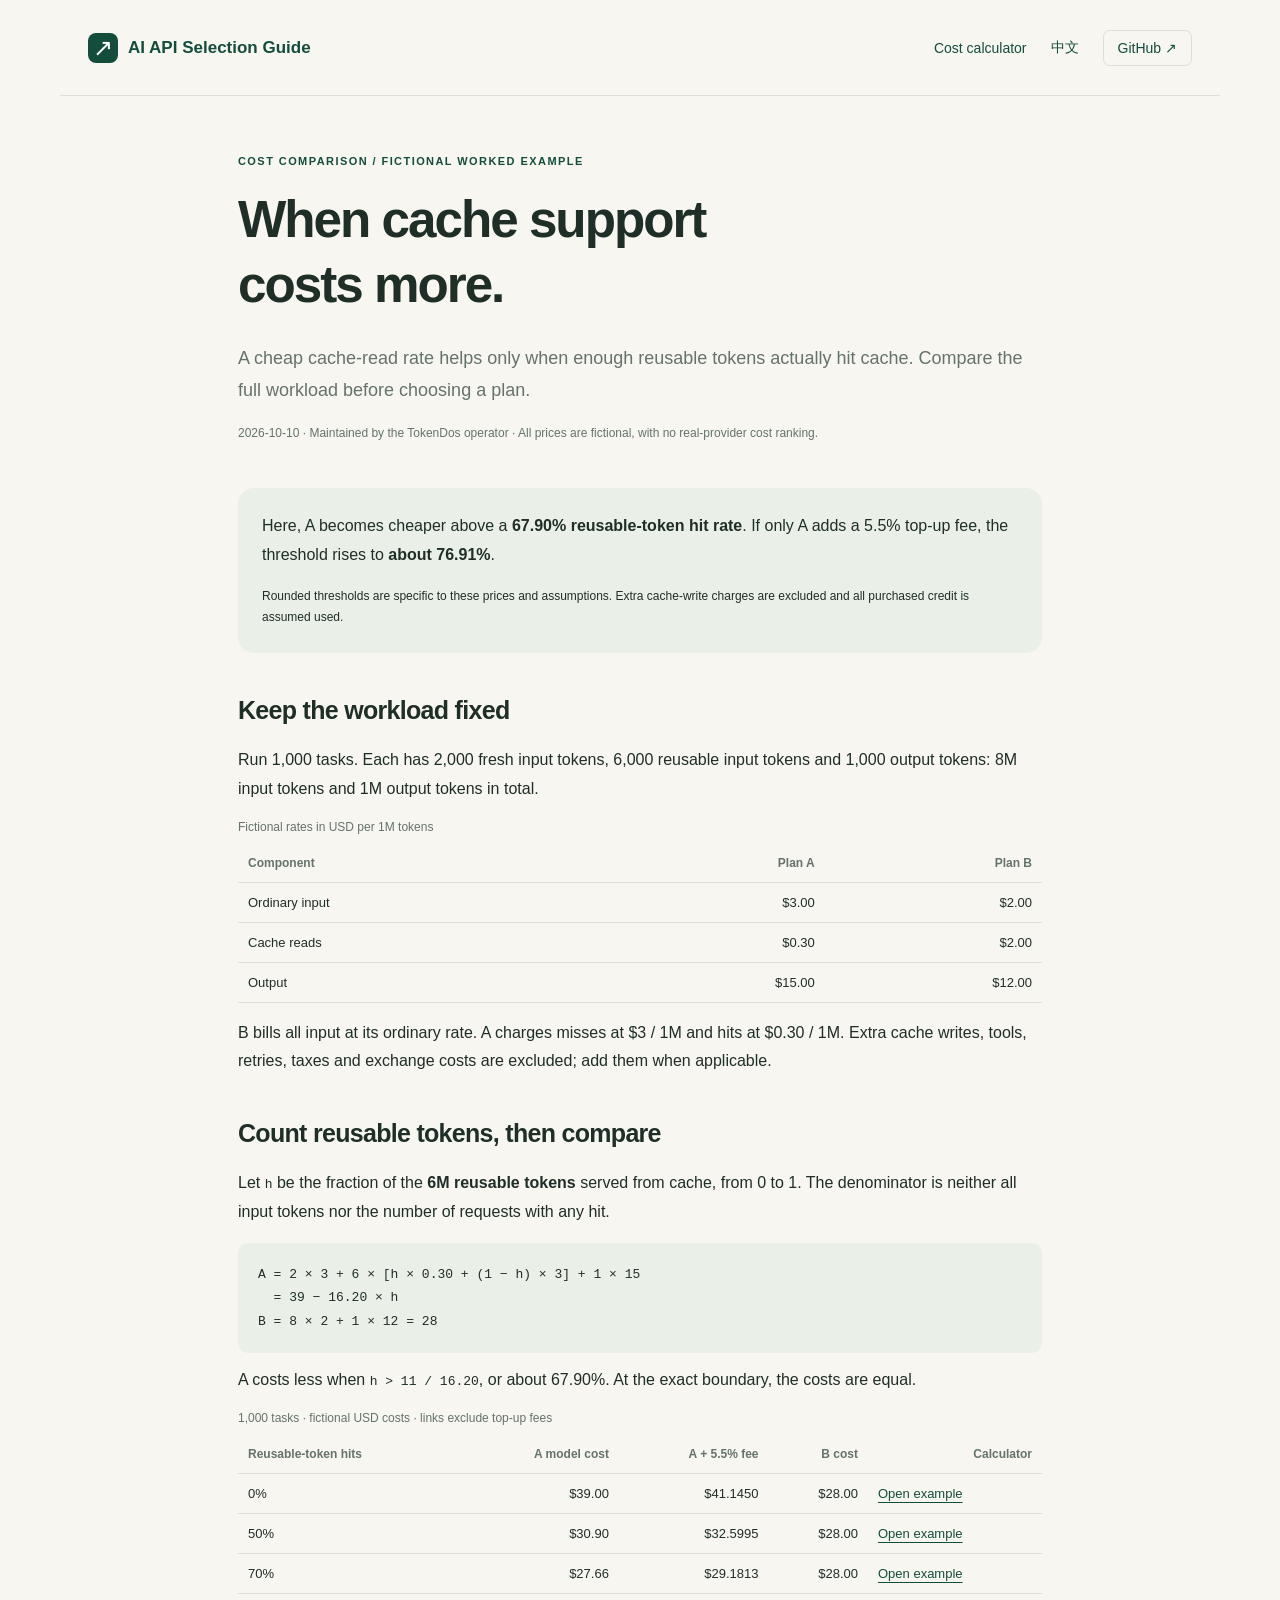
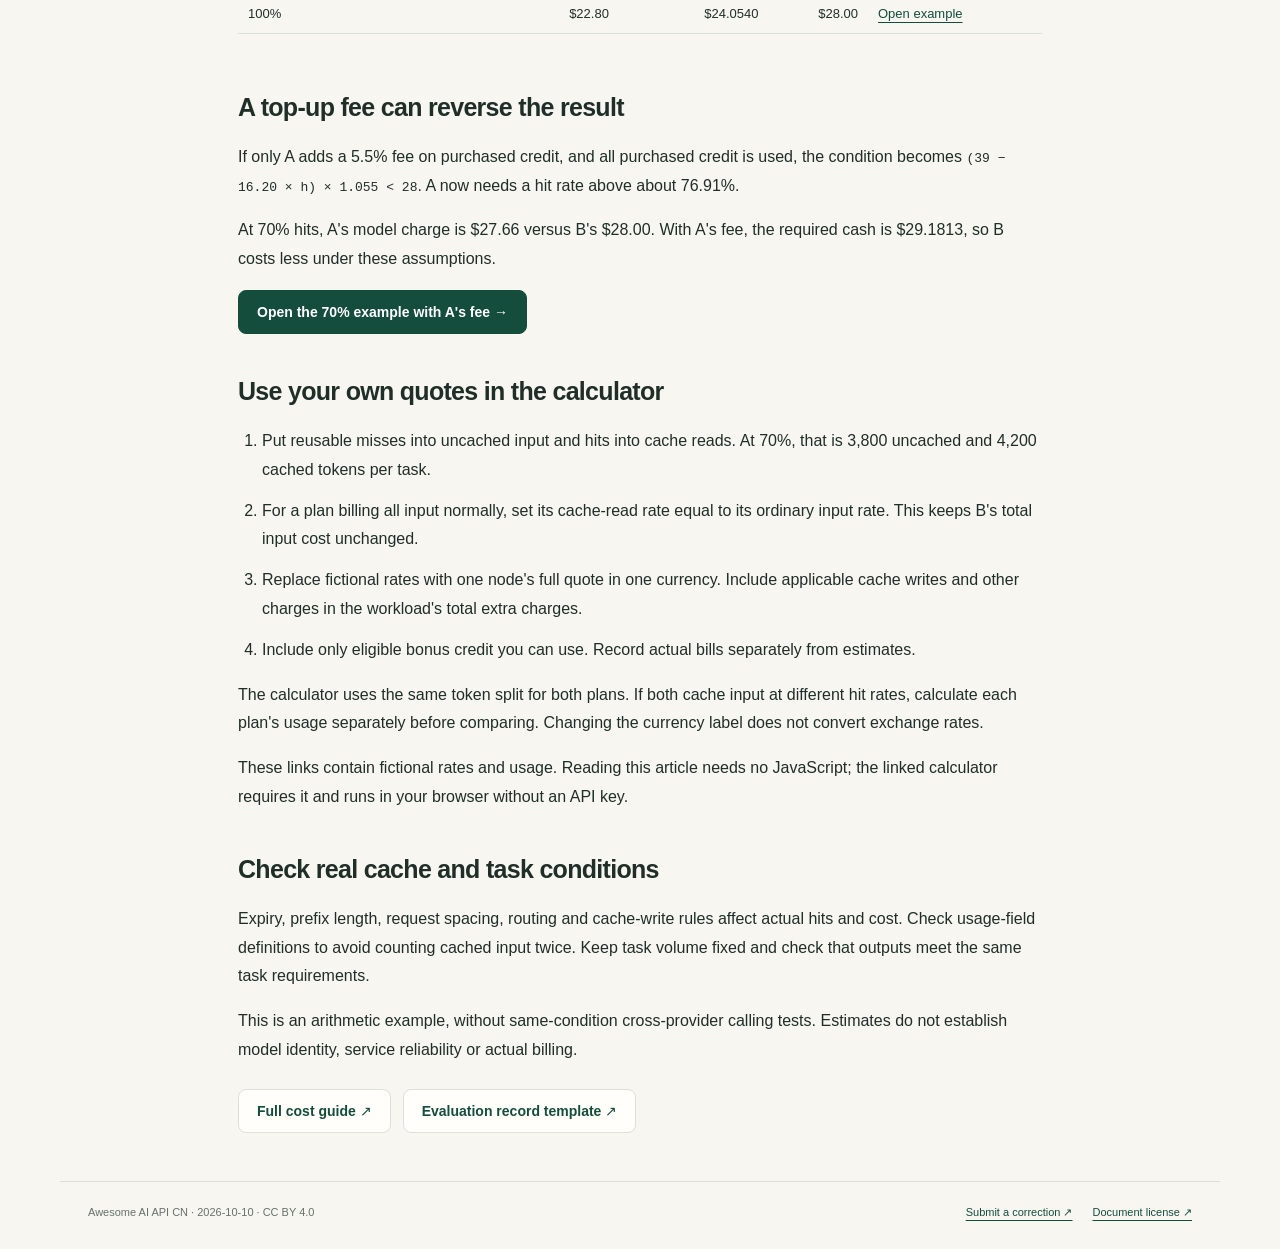
<file: guides/cache-cost.en.html>
<!doctype html>
<html lang="en">
<head>
  <meta charset="utf-8">
  <meta name="viewport" content="width=device-width, initial-scale=1">
  <title>When cache support costs more: an AI API budget example</title>
  <meta name="description" content="A fictional two-plan example explains reusable-token hit rates, the 67.90% break-even point and top-up fees. Maintained by the TokenDos operator.">
  <meta name="author" content="TokenDos operator">
  <link rel="canonical" href="https://codefarmer4gdp.github.io/awesome-ai-api-cn/guides/cache-cost.en.html">
  <link rel="alternate" hreflang="zh-CN" href="https://codefarmer4gdp.github.io/awesome-ai-api-cn/guides/cache-cost.html">
  <link rel="alternate" hreflang="en" href="https://codefarmer4gdp.github.io/awesome-ai-api-cn/guides/cache-cost.en.html">
  <meta property="og:type" content="article">
  <meta property="og:title" content="When cache support costs more: an AI API budget example">
  <meta property="og:description" content="A fictional two-plan example explains reusable-token hit rates, the 67.90% break-even point and top-up fees. Maintained by the TokenDos operator.">
  <meta property="og:url" content="https://codefarmer4gdp.github.io/awesome-ai-api-cn/guides/cache-cost.en.html">
  <meta property="og:locale" content="en_US">
  <meta property="og:locale:alternate" content="zh_CN">
  <meta property="og:image" content="https://codefarmer4gdp.github.io/awesome-ai-api-cn/assets/share-preview.en.png">
  <meta property="og:image:width" content="1200">
  <meta property="og:image:height" content="630">
  <meta property="og:image:alt" content="AI API selection guide, maintained by the TokenDos operator.">
  <meta name="twitter:card" content="summary_large_image">
  <meta name="twitter:title" content="When cache support costs more: an AI API budget example">
  <meta name="twitter:description" content="A fictional two-plan example explains reusable-token hit rates, the 67.90% break-even point and top-up fees. Maintained by the TokenDos operator.">
  <meta name="twitter:image" content="https://codefarmer4gdp.github.io/awesome-ai-api-cn/assets/share-preview.en.png">
  <meta name="theme-color" content="#154d3d">
  <link rel="stylesheet" href="../assets/site.css">
</head>
<body>
  <a class="skip-link" href="#main">Skip to content</a>
  <header class="site-header">
    <a class="wordmark" href="../index.en.html"><span class="brand-icon" aria-hidden="true">↗</span> AI API Selection Guide</a>
    <nav aria-label="Main navigation">
      <a href="../index.en.html#calculator">Cost calculator</a>
      <a href="cache-cost.html" lang="zh-CN" hreflang="zh-CN">中文</a>
      <a class="repo-link" href="https://github.com/codefarmer4GDP/awesome-ai-api-cn">GitHub ↗</a>
    </nav>
  </header>
  <main id="main" class="article-main">
    <article>
      <header class="article-heading">
        <p class="eyebrow">Cost comparison / Fictional worked example</p>
        <h1>When cache support<br>costs more.</h1>
        <p class="article-lead">A cheap cache-read rate helps only when enough reusable tokens actually hit cache. Compare the full workload before choosing a plan.</p>
        <p class="small muted">2026-10-10 · Maintained by the TokenDos operator · All prices are fictional, with no real-provider cost ranking.</p>
      </header>
      <aside class="notice">
        <p>Here, A becomes cheaper above a <strong>67.90% reusable-token hit rate</strong>. If only A adds a 5.5% top-up fee, the threshold rises to <strong>about 76.91%</strong>.</p>
        <p class="small">Rounded thresholds are specific to these prices and assumptions. Extra cache-write charges are excluded and all purchased credit is assumed used.</p>
      </aside>
      <section class="article-section" aria-labelledby="workload-title">
        <h2 id="workload-title">Keep the workload fixed</h2>
        <p>Run 1,000 tasks. Each has 2,000 fresh input tokens, 6,000 reusable input tokens and 1,000 output tokens: 8M input tokens and 1M output tokens in total.</p>
        <div class="table-scroll"><table><caption>Fictional rates in USD per 1M tokens</caption><thead><tr><th scope="col">Component</th><th scope="col">Plan A</th><th scope="col">Plan B</th></tr></thead><tbody>
          <tr><th scope="row">Ordinary input</th><td>$3.00</td><td>$2.00</td></tr>
          <tr><th scope="row">Cache reads</th><td>$0.30</td><td>$2.00</td></tr>
          <tr><th scope="row">Output</th><td>$15.00</td><td>$12.00</td></tr>
        </tbody></table></div>
        <p>B bills all input at its ordinary rate. A charges misses at $3 / 1M and hits at $0.30 / 1M. Extra cache writes, tools, retries, taxes and exchange costs are excluded; add them when applicable.</p>
      </section>
      <section class="article-section" aria-labelledby="hit-title">
        <h2 id="hit-title">Count reusable tokens, then compare</h2>
        <p>Let <code>h</code> be the fraction of the <strong>6M reusable tokens</strong> served from cache, from 0 to 1. The denominator is neither all input tokens nor the number of requests with any hit.</p>
        <pre><code>A = 2 × 3 + 6 × [h × 0.30 + (1 − h) × 3] + 1 × 15
  = 39 − 16.20 × h
B = 8 × 2 + 1 × 12 = 28</code></pre>
        <p>A costs less when <code>h &gt; 11 / 16.20</code>, or about 67.90%. At the exact boundary, the costs are equal.</p>
        <div class="table-scroll" role="region" aria-label="Costs by cache-hit rate" tabindex="0"><table class="scenario-table"><caption>1,000 tasks · fictional USD costs · links exclude top-up fees</caption><thead><tr><th scope="col">Reusable-token hits</th><th scope="col">A model cost</th><th scope="col">A + 5.5% fee</th><th scope="col">B cost</th><th scope="col">Calculator</th></tr></thead><tbody>
          <tr><th scope="row">0%</th><td>$39.00</td><td>$41.1450</td><td>$28.00</td><td><a href="../index.en.html#v=1&amp;currency=USD&amp;tasks=1000&amp;fresh=8000&amp;cached=0&amp;output=1000&amp;a_name=Fictional%20A%3A%200%25%20hits&amp;a_input=3&amp;a_output=15&amp;a_cache=0.3&amp;a_extra=0&amp;a_fee=0&amp;a_bonus=0&amp;b_name=Fictional%20B%3A%20ordinary%20input&amp;b_input=2&amp;b_output=12&amp;b_cache=2&amp;b_extra=0&amp;b_fee=0&amp;b_bonus=0">Open example</a></td></tr>
          <tr><th scope="row">50%</th><td>$30.90</td><td>$32.5995</td><td>$28.00</td><td><a href="../index.en.html#v=1&amp;currency=USD&amp;tasks=1000&amp;fresh=5000&amp;cached=3000&amp;output=1000&amp;a_name=Fictional%20A%3A%2050%25%20hits&amp;a_input=3&amp;a_output=15&amp;a_cache=0.3&amp;a_extra=0&amp;a_fee=0&amp;a_bonus=0&amp;b_name=Fictional%20B%3A%20ordinary%20input&amp;b_input=2&amp;b_output=12&amp;b_cache=2&amp;b_extra=0&amp;b_fee=0&amp;b_bonus=0">Open example</a></td></tr>
          <tr><th scope="row">70%</th><td>$27.66</td><td>$29.1813</td><td>$28.00</td><td><a href="../index.en.html#v=1&amp;currency=USD&amp;tasks=1000&amp;fresh=3800&amp;cached=4200&amp;output=1000&amp;a_name=Fictional%20A%3A%2070%25%20hits&amp;a_input=3&amp;a_output=15&amp;a_cache=0.3&amp;a_extra=0&amp;a_fee=0&amp;a_bonus=0&amp;b_name=Fictional%20B%3A%20ordinary%20input&amp;b_input=2&amp;b_output=12&amp;b_cache=2&amp;b_extra=0&amp;b_fee=0&amp;b_bonus=0">Open example</a></td></tr>
          <tr><th scope="row">100%</th><td>$22.80</td><td>$24.0540</td><td>$28.00</td><td><a href="../index.en.html#v=1&amp;currency=USD&amp;tasks=1000&amp;fresh=2000&amp;cached=6000&amp;output=1000&amp;a_name=Fictional%20A%3A%20100%25%20hits&amp;a_input=3&amp;a_output=15&amp;a_cache=0.3&amp;a_extra=0&amp;a_fee=0&amp;a_bonus=0&amp;b_name=Fictional%20B%3A%20ordinary%20input&amp;b_input=2&amp;b_output=12&amp;b_cache=2&amp;b_extra=0&amp;b_fee=0&amp;b_bonus=0">Open example</a></td></tr>
        </tbody></table></div>
      </section>
      <section class="article-section" aria-labelledby="fee-title">
        <h2 id="fee-title">A top-up fee can reverse the result</h2>
        <p>If only A adds a 5.5% fee on purchased credit, and all purchased credit is used, the condition becomes <code>(39 − 16.20 × h) × 1.055 &lt; 28</code>. A now needs a hit rate above about 76.91%.</p>
        <p>At 70% hits, A's model charge is $27.66 versus B's $28.00. With A's fee, the required cash is $29.1813, so B costs less under these assumptions.</p>
        <a class="button primary" href="../index.en.html#v=1&amp;currency=USD&amp;tasks=1000&amp;fresh=3800&amp;cached=4200&amp;output=1000&amp;a_name=Fictional%20A%3A%2070%25%20hits&amp;a_input=3&amp;a_output=15&amp;a_cache=0.3&amp;a_extra=0&amp;a_fee=5.5&amp;a_bonus=0&amp;b_name=Fictional%20B%3A%20ordinary%20input&amp;b_input=2&amp;b_output=12&amp;b_cache=2&amp;b_extra=0&amp;b_fee=0&amp;b_bonus=0">Open the 70% example with A's fee →</a>
      </section>
      <section class="article-section" aria-labelledby="fill-title">
        <h2 id="fill-title">Use your own quotes in the calculator</h2>
        <ol>
          <li>Put reusable misses into uncached input and hits into cache reads. At 70%, that is 3,800 uncached and 4,200 cached tokens per task.</li>
          <li>For a plan billing all input normally, set its cache-read rate equal to its ordinary input rate. This keeps B's total input cost unchanged.</li>
          <li>Replace fictional rates with one node's full quote in one currency. Include applicable cache writes and other charges in the workload's total extra charges.</li>
          <li>Include only eligible bonus credit you can use. Record actual bills separately from estimates.</li>
        </ol>
        <p>The calculator uses the same token split for both plans. If both cache input at different hit rates, calculate each plan's usage separately before comparing. Changing the currency label does not convert exchange rates.</p>
        <p>These links contain fictional rates and usage. Reading this article needs no JavaScript; the linked calculator requires it and runs in your browser without an API key.</p>
      </section>
      <section class="article-section" aria-labelledby="actual-title">
        <h2 id="actual-title">Check real cache and task conditions</h2>
        <p>Expiry, prefix length, request spacing, routing and cache-write rules affect actual hits and cost. Check usage-field definitions to avoid counting cached input twice. Keep task volume fixed and check that outputs meet the same task requirements.</p>
        <p>This is an arithmetic example, without same-condition cross-provider calling tests. Estimates do not establish model identity, service reliability or actual billing.</p>
        <div class="hero-actions"><a class="button" href="https://github.com/codefarmer4GDP/awesome-ai-api-cn/blob/main/guides/cost-comparison.en.md">Full cost guide ↗</a><a class="button" href="../examples/evaluation-record.template.json">Evaluation record template ↗</a></div>
      </section>
    </article>
  </main>
  <footer><span>Awesome AI API CN · 2026-10-10 · CC BY 4.0</span><a href="https://github.com/codefarmer4GDP/awesome-ai-api-cn/issues/new?template=factual-correction.md">Submit a correction ↗</a><a href="https://github.com/codefarmer4GDP/awesome-ai-api-cn/blob/main/LICENSE">Document license ↗</a></footer>
</body>
</html>
</file>
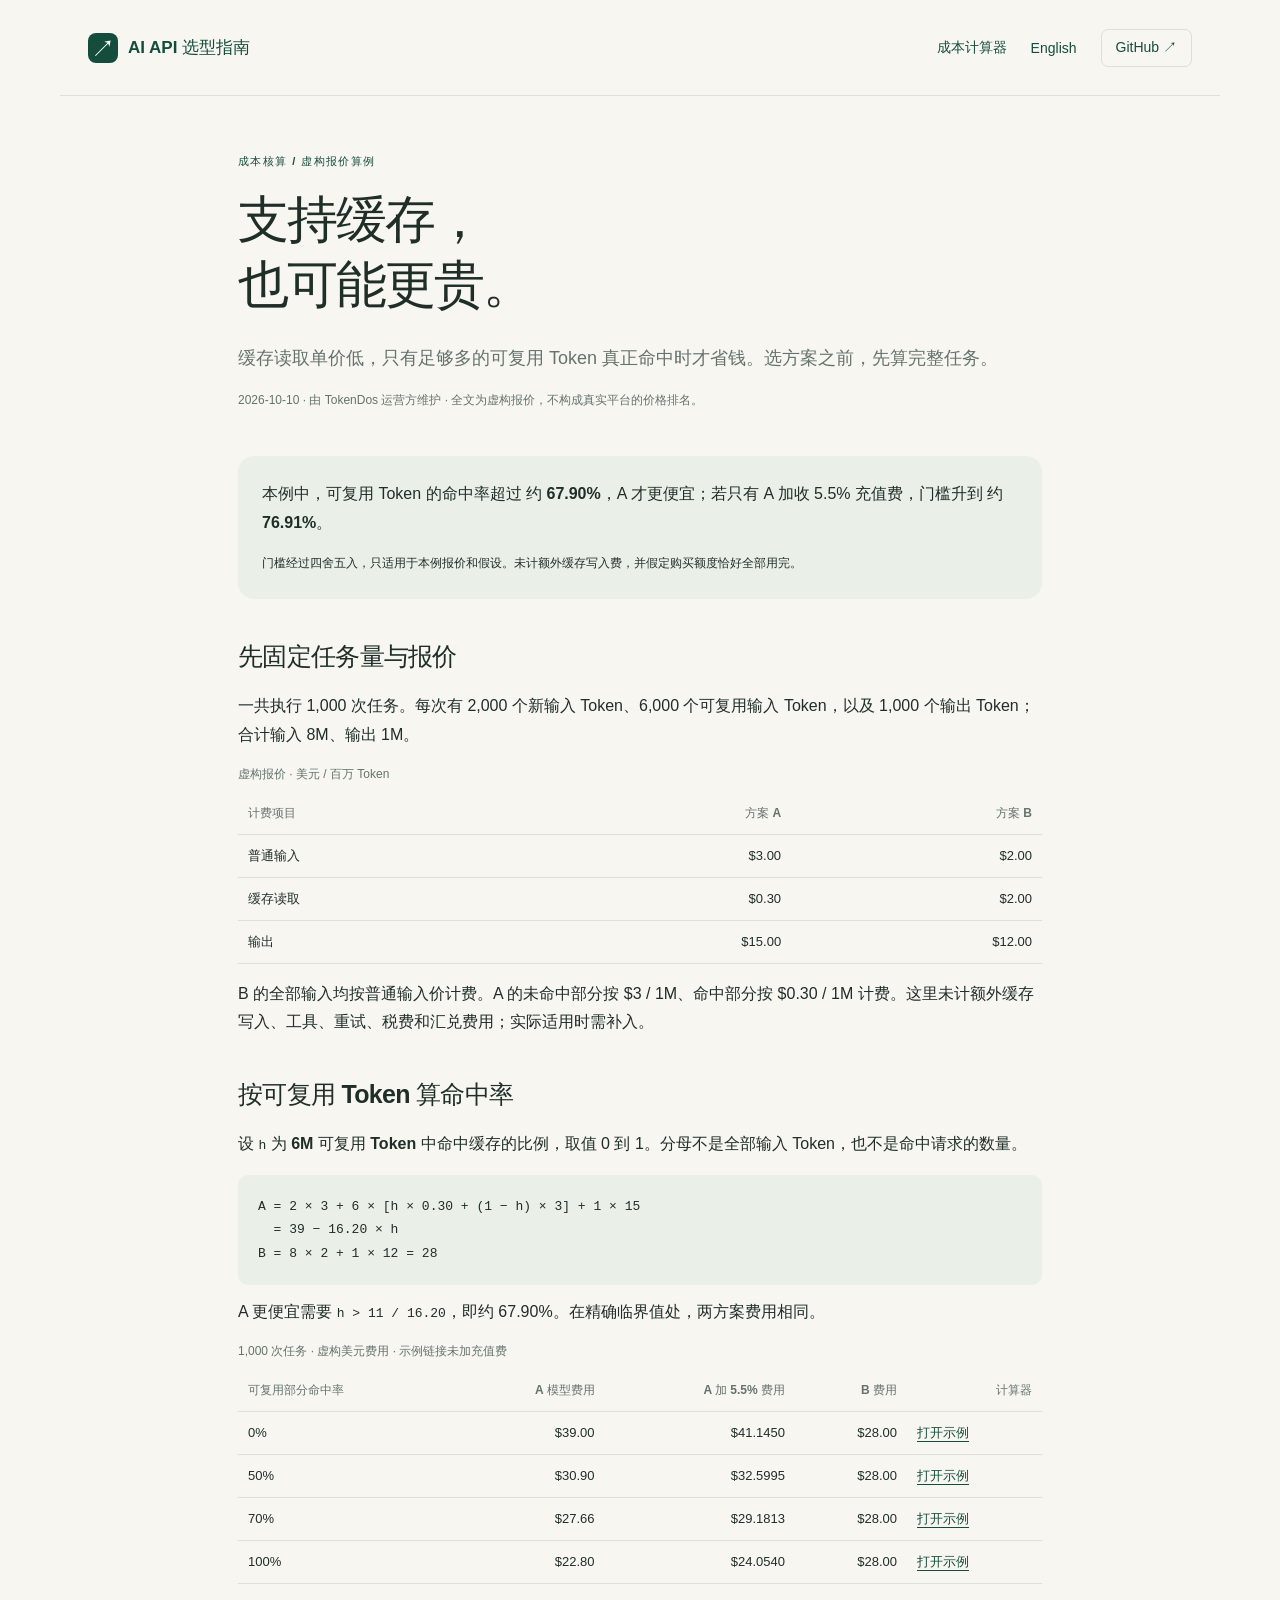
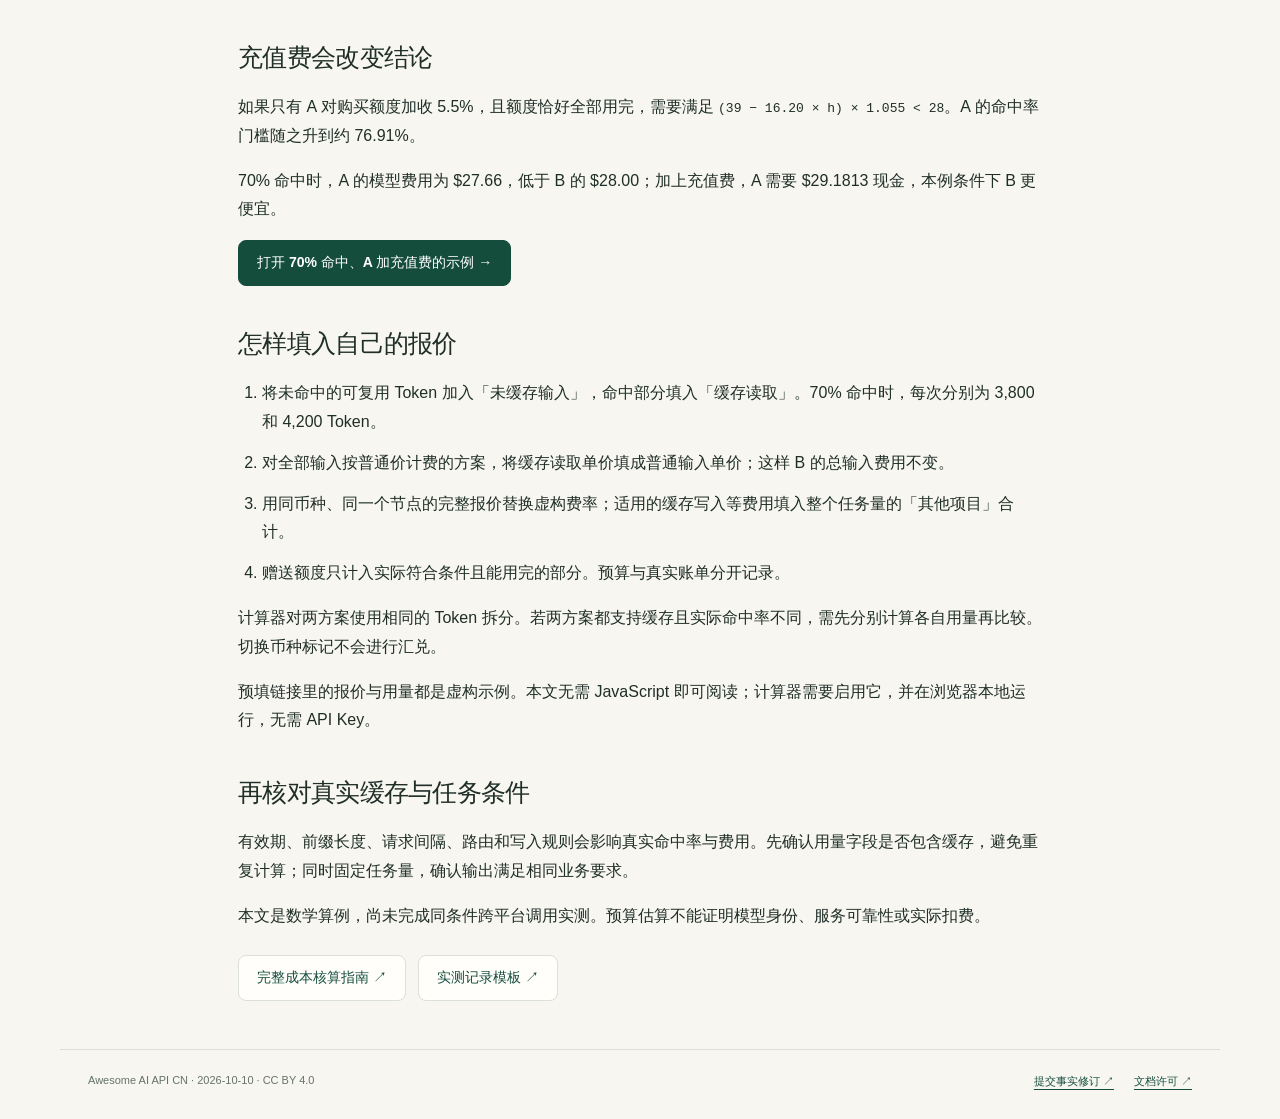
<file: guides/cache-cost.html>
<!doctype html>
<html lang="zh-CN">
<head>
  <meta charset="utf-8">
  <meta name="viewport" content="width=device-width, initial-scale=1">
  <title>支持缓存也可能更贵：AI API 成本算例</title>
  <meta name="description" content="用虚构双方案报价说明可复用 Token 命中率、67.90% 费用临界值与充值费影响。由 TokenDos 运营方维护，附预填计算器链接。">
  <meta name="author" content="TokenDos operator">
  <link rel="canonical" href="https://codefarmer4gdp.github.io/awesome-ai-api-cn/guides/cache-cost.html">
  <link rel="alternate" hreflang="zh-CN" href="https://codefarmer4gdp.github.io/awesome-ai-api-cn/guides/cache-cost.html">
  <link rel="alternate" hreflang="en" href="https://codefarmer4gdp.github.io/awesome-ai-api-cn/guides/cache-cost.en.html">
  <meta property="og:type" content="article">
  <meta property="og:title" content="支持缓存也可能更贵：AI API 成本算例">
  <meta property="og:description" content="用虚构双方案报价说明可复用 Token 命中率、67.90% 费用临界值与充值费影响。由 TokenDos 运营方维护，附预填计算器链接。">
  <meta property="og:url" content="https://codefarmer4gdp.github.io/awesome-ai-api-cn/guides/cache-cost.html">
  <meta property="og:locale" content="zh_CN">
  <meta property="og:locale:alternate" content="en_US">
  <meta property="og:image" content="https://codefarmer4gdp.github.io/awesome-ai-api-cn/assets/share-preview.zh.png">
  <meta property="og:image:width" content="1200">
  <meta property="og:image:height" content="630">
  <meta property="og:image:alt" content="AI API 选型指南，由 TokenDos 运营方维护。">
  <meta name="twitter:card" content="summary_large_image">
  <meta name="twitter:title" content="支持缓存也可能更贵：AI API 成本算例">
  <meta name="twitter:description" content="用虚构双方案报价说明可复用 Token 命中率、67.90% 费用临界值与充值费影响。由 TokenDos 运营方维护，附预填计算器链接。">
  <meta name="twitter:image" content="https://codefarmer4gdp.github.io/awesome-ai-api-cn/assets/share-preview.zh.png">
  <meta name="theme-color" content="#154d3d">
  <link rel="stylesheet" href="../assets/site.css">
</head>
<body>
  <a class="skip-link" href="#main">跳到正文</a>
  <header class="site-header">
    <a class="wordmark" href="../"><span class="brand-icon" aria-hidden="true">↗</span> AI API 选型指南</a>
    <nav aria-label="主导航">
      <a href="../#calculator">成本计算器</a>
      <a href="cache-cost.en.html" lang="en" hreflang="en">English</a>
      <a class="repo-link" href="https://github.com/codefarmer4GDP/awesome-ai-api-cn">GitHub ↗</a>
    </nav>
  </header>
  <main id="main" class="article-main">
    <article>
      <header class="article-heading">
        <p class="eyebrow">成本核算 / 虚构报价算例</p>
        <h1>支持缓存，<br>也可能更贵。</h1>
        <p class="article-lead">缓存读取单价低，只有足够多的可复用 Token 真正命中时才省钱。选方案之前，先算完整任务。</p>
        <p class="small muted">2026-10-10 · 由 TokenDos 运营方维护 · 全文为虚构报价，不构成真实平台的价格排名。</p>
      </header>
      <aside class="notice">
        <p>本例中，可复用 Token 的命中率超过 <strong>约 67.90%</strong>，A 才更便宜；若只有 A 加收 5.5% 充值费，门槛升到 <strong>约 76.91%</strong>。</p>
        <p class="small">门槛经过四舍五入，只适用于本例报价和假设。未计额外缓存写入费，并假定购买额度恰好全部用完。</p>
      </aside>
      <section class="article-section" aria-labelledby="workload-title">
        <h2 id="workload-title">先固定任务量与报价</h2>
        <p>一共执行 1,000 次任务。每次有 2,000 个新输入 Token、6,000 个可复用输入 Token，以及 1,000 个输出 Token；合计输入 8M、输出 1M。</p>
        <div class="table-scroll"><table><caption>虚构报价 · 美元 / 百万 Token</caption><thead><tr><th scope="col">计费项目</th><th scope="col">方案 A</th><th scope="col">方案 B</th></tr></thead><tbody>
          <tr><th scope="row">普通输入</th><td>$3.00</td><td>$2.00</td></tr>
          <tr><th scope="row">缓存读取</th><td>$0.30</td><td>$2.00</td></tr>
          <tr><th scope="row">输出</th><td>$15.00</td><td>$12.00</td></tr>
        </tbody></table></div>
        <p>B 的全部输入均按普通输入价计费。A 的未命中部分按 $3 / 1M、命中部分按 $0.30 / 1M 计费。这里未计额外缓存写入、工具、重试、税费和汇兑费用；实际适用时需补入。</p>
      </section>
      <section class="article-section" aria-labelledby="hit-title">
        <h2 id="hit-title">按可复用 Token 算命中率</h2>
        <p>设 <code>h</code> 为 <strong>6M 可复用 Token</strong> 中命中缓存的比例，取值 0 到 1。分母不是全部输入 Token，也不是命中请求的数量。</p>
        <pre><code>A = 2 × 3 + 6 × [h × 0.30 + (1 − h) × 3] + 1 × 15
  = 39 − 16.20 × h
B = 8 × 2 + 1 × 12 = 28</code></pre>
        <p>A 更便宜需要 <code>h &gt; 11 / 16.20</code>，即约 67.90%。在精确临界值处，两方案费用相同。</p>
        <div class="table-scroll" role="region" aria-label="不同缓存命中率的费用" tabindex="0"><table class="scenario-table"><caption>1,000 次任务 · 虚构美元费用 · 示例链接未加充值费</caption><thead><tr><th scope="col">可复用部分命中率</th><th scope="col">A 模型费用</th><th scope="col">A 加 5.5% 费用</th><th scope="col">B 费用</th><th scope="col">计算器</th></tr></thead><tbody>
          <tr><th scope="row">0%</th><td>$39.00</td><td>$41.1450</td><td>$28.00</td><td><a href="../#v=1&amp;currency=USD&amp;tasks=1000&amp;fresh=8000&amp;cached=0&amp;output=1000&amp;a_name=Fictional%20A%3A%200%25%20hits&amp;a_input=3&amp;a_output=15&amp;a_cache=0.3&amp;a_extra=0&amp;a_fee=0&amp;a_bonus=0&amp;b_name=Fictional%20B%3A%20ordinary%20input&amp;b_input=2&amp;b_output=12&amp;b_cache=2&amp;b_extra=0&amp;b_fee=0&amp;b_bonus=0">打开示例</a></td></tr>
          <tr><th scope="row">50%</th><td>$30.90</td><td>$32.5995</td><td>$28.00</td><td><a href="../#v=1&amp;currency=USD&amp;tasks=1000&amp;fresh=5000&amp;cached=3000&amp;output=1000&amp;a_name=Fictional%20A%3A%2050%25%20hits&amp;a_input=3&amp;a_output=15&amp;a_cache=0.3&amp;a_extra=0&amp;a_fee=0&amp;a_bonus=0&amp;b_name=Fictional%20B%3A%20ordinary%20input&amp;b_input=2&amp;b_output=12&amp;b_cache=2&amp;b_extra=0&amp;b_fee=0&amp;b_bonus=0">打开示例</a></td></tr>
          <tr><th scope="row">70%</th><td>$27.66</td><td>$29.1813</td><td>$28.00</td><td><a href="../#v=1&amp;currency=USD&amp;tasks=1000&amp;fresh=3800&amp;cached=4200&amp;output=1000&amp;a_name=Fictional%20A%3A%2070%25%20hits&amp;a_input=3&amp;a_output=15&amp;a_cache=0.3&amp;a_extra=0&amp;a_fee=0&amp;a_bonus=0&amp;b_name=Fictional%20B%3A%20ordinary%20input&amp;b_input=2&amp;b_output=12&amp;b_cache=2&amp;b_extra=0&amp;b_fee=0&amp;b_bonus=0">打开示例</a></td></tr>
          <tr><th scope="row">100%</th><td>$22.80</td><td>$24.0540</td><td>$28.00</td><td><a href="../#v=1&amp;currency=USD&amp;tasks=1000&amp;fresh=2000&amp;cached=6000&amp;output=1000&amp;a_name=Fictional%20A%3A%20100%25%20hits&amp;a_input=3&amp;a_output=15&amp;a_cache=0.3&amp;a_extra=0&amp;a_fee=0&amp;a_bonus=0&amp;b_name=Fictional%20B%3A%20ordinary%20input&amp;b_input=2&amp;b_output=12&amp;b_cache=2&amp;b_extra=0&amp;b_fee=0&amp;b_bonus=0">打开示例</a></td></tr>
        </tbody></table></div>
      </section>
      <section class="article-section" aria-labelledby="fee-title">
        <h2 id="fee-title">充值费会改变结论</h2>
        <p>如果只有 A 对购买额度加收 5.5%，且额度恰好全部用完，需要满足 <code>(39 − 16.20 × h) × 1.055 &lt; 28</code>。A 的命中率门槛随之升到约 76.91%。</p>
        <p>70% 命中时，A 的模型费用为 $27.66，低于 B 的 $28.00；加上充值费，A 需要 $29.1813 现金，本例条件下 B 更便宜。</p>
        <a class="button primary" href="../#v=1&amp;currency=USD&amp;tasks=1000&amp;fresh=3800&amp;cached=4200&amp;output=1000&amp;a_name=Fictional%20A%3A%2070%25%20hits&amp;a_input=3&amp;a_output=15&amp;a_cache=0.3&amp;a_extra=0&amp;a_fee=5.5&amp;a_bonus=0&amp;b_name=Fictional%20B%3A%20ordinary%20input&amp;b_input=2&amp;b_output=12&amp;b_cache=2&amp;b_extra=0&amp;b_fee=0&amp;b_bonus=0">打开 70% 命中、A 加充值费的示例 →</a>
      </section>
      <section class="article-section" aria-labelledby="fill-title">
        <h2 id="fill-title">怎样填入自己的报价</h2>
        <ol>
          <li>将未命中的可复用 Token 加入「未缓存输入」，命中部分填入「缓存读取」。70% 命中时，每次分别为 3,800 和 4,200 Token。</li>
          <li>对全部输入按普通价计费的方案，将缓存读取单价填成普通输入单价；这样 B 的总输入费用不变。</li>
          <li>用同币种、同一个节点的完整报价替换虚构费率；适用的缓存写入等费用填入整个任务量的「其他项目」合计。</li>
          <li>赠送额度只计入实际符合条件且能用完的部分。预算与真实账单分开记录。</li>
        </ol>
        <p>计算器对两方案使用相同的 Token 拆分。若两方案都支持缓存且实际命中率不同，需先分别计算各自用量再比较。切换币种标记不会进行汇兑。</p>
        <p>预填链接里的报价与用量都是虚构示例。本文无需 JavaScript 即可阅读；计算器需要启用它，并在浏览器本地运行，无需 API Key。</p>
      </section>
      <section class="article-section" aria-labelledby="actual-title">
        <h2 id="actual-title">再核对真实缓存与任务条件</h2>
        <p>有效期、前缀长度、请求间隔、路由和写入规则会影响真实命中率与费用。先确认用量字段是否包含缓存，避免重复计算；同时固定任务量，确认输出满足相同业务要求。</p>
        <p>本文是数学算例，尚未完成同条件跨平台调用实测。预算估算不能证明模型身份、服务可靠性或实际扣费。</p>
        <div class="hero-actions"><a class="button" href="https://github.com/codefarmer4GDP/awesome-ai-api-cn/blob/main/guides/cost-comparison.md">完整成本核算指南 ↗</a><a class="button" href="../examples/evaluation-record.template.json">实测记录模板 ↗</a></div>
      </section>
    </article>
  </main>
  <footer><span>Awesome AI API CN · 2026-10-10 · CC BY 4.0</span><a href="https://github.com/codefarmer4GDP/awesome-ai-api-cn/issues/new?template=factual-correction.md">提交事实修订 ↗</a><a href="https://github.com/codefarmer4GDP/awesome-ai-api-cn/blob/main/LICENSE">文档许可 ↗</a></footer>
</body>
</html>
</file>
<file: assets/site.css>
:root{--paper:#f7f6f1;--white:#fffefb;--ink:#202e28;--muted:#65736b;--green:#154d3d;--line:#dce1d8;--soft:#eaf0e7;--radius:16px;font-family:Inter,-apple-system,BlinkMacSystemFont,"Segoe UI","PingFang SC","Microsoft YaHei",sans-serif;color:var(--ink);background:var(--paper);font-synthesis:none}
*{box-sizing:border-box}html{scroll-behavior:smooth;scroll-padding-top:28px}body{margin:0}a{color:var(--green);text-underline-offset:4px}a:hover{color:#287b5e}button,input,select{font:inherit}button{cursor:pointer}button:disabled{cursor:default;opacity:.5}input,select{width:100%;min-width:0;margin-top:8px;padding:11px 12px;color:var(--ink);border:1px solid var(--line);border-radius:8px;background:var(--white)}input:focus,select:focus{outline:2px solid var(--green);outline-offset:2px}a:focus-visible,button:focus-visible{outline:3px solid #4c896f;outline-offset:4px}label{font-size:13px;font-weight:600;display:block;min-width:0}p{line-height:1.8;margin:0 0 16px}h1,h2,h3,h4{margin:0}h1{font-size:clamp(36px,4.5vw,62px);line-height:1.28;letter-spacing:-2px}h2{font-size:28px;line-height:1.4;letter-spacing:-.7px}h3{font-size:20px}h4{font-size:12px;color:var(--green);margin:16px 0 5px;letter-spacing:.08em}fieldset{min-width:0;margin:0;padding:22px;border:1px solid var(--line);border-radius:var(--radius)}legend{padding:0 8px;font-weight:700;font-size:15px}[hidden]{display:none!important}
.site-header,main,footer{max-width:1160px;margin:auto;padding-left:28px;padding-right:28px}.site-header{min-height:96px;display:flex;align-items:center;justify-content:space-between;gap:24px;border-bottom:1px solid var(--line)}.wordmark{display:flex;align-items:center;gap:10px;font-size:17px;font-weight:750;text-decoration:none}.brand-icon{display:grid;place-items:center;width:30px;height:30px;background:var(--green);color:#fff;border-radius:8px;font-size:24px}nav{display:flex;gap:24px;align-items:center;font-size:14px}nav a{text-decoration:none}.repo-link{padding:9px 14px;border:1px solid var(--line);border-radius:7px}.hero{display:grid;grid-template-columns:1.45fr 1fr;gap:64px;padding:72px 0 62px;align-items:center}.eyebrow{font-size:11px;font-weight:700;letter-spacing:.13em;color:var(--green);margin-bottom:15px;text-transform:uppercase}.hero-copy{font-size:16px;color:var(--muted);max-width:550px;margin-top:24px}.hero-actions{display:flex;flex-wrap:wrap;gap:12px;margin-top:24px}.button{display:inline-flex;gap:22px;justify-content:center;align-items:center;border:1px solid var(--line);border-radius:8px;background:var(--white);padding:13px 18px;font-size:14px;font-weight:600;color:var(--green);text-decoration:none}.button:hover{background:var(--soft)}.button.primary{background:var(--green);color:#fff;border-color:var(--green)}.button.primary:hover{background:#22684f}.button.quiet{background:transparent}.reading-note{padding:27px 30px;background:var(--soft);border-radius:var(--radius)}.reading-note ol{padding-left:25px;margin:22px 0}.reading-note li{padding:0 0 16px 10px;font-size:14px}.reading-note li:last-child{padding-bottom:0}.reading-note li::marker{color:var(--green);font-weight:700}.reading-note b,.reading-note span{display:block}.reading-note span{color:var(--muted);margin-top:4px;font-size:13px}.reading-note p:last-child{margin:0}.small{font-size:12px;line-height:1.8}.muted{color:var(--muted)}.section{border-top:1px solid var(--line);padding:48px 0}.section-heading{display:flex;align-items:center;justify-content:space-between;gap:20px;margin-bottom:28px}.section-heading .eyebrow{margin-bottom:8px}.text-link{font-size:13px;font-weight:600;white-space:nowrap}.filter-row{display:flex;align-items:end;gap:16px;margin-bottom:24px}.search-label{flex:1}.filter-row>label:not(.search-label){width:230px}.filter-row>p{margin-bottom:12px;white-space:nowrap}.service-grid{display:grid;grid-template-columns:repeat(3,minmax(0,1fr));gap:16px;margin-bottom:20px}.service-card{display:flex;flex-direction:column;padding:24px;border:1px solid var(--line);border-radius:var(--radius);background:var(--white)}.card-heading{display:flex;align-items:center;flex-wrap:wrap;gap:9px;justify-content:space-between;margin-bottom:14px}.card-heading a{color:var(--ink);text-decoration:none}.tag{font-size:10px;color:var(--green);background:var(--soft);padding:4px 7px;border-radius:5px;white-space:nowrap}.card-intro{font-size:13px;font-weight:600}.service-card p{font-size:13px;margin-bottom:0}.card-sources{display:flex;flex-wrap:wrap;gap:8px 12px;padding-top:20px;margin-top:auto;font-size:11px}.empty-state,.notice{padding:24px;background:var(--soft);border-radius:var(--radius)}.section-description{max-width:860px;color:var(--muted);font-size:14px;margin-bottom:24px}.workload{background:var(--soft);margin-bottom:22px}.workload-grid{display:grid;grid-template-columns:1fr 1fr 1.5fr 1.5fr 1fr;gap:16px}.plan-grid{display:grid;grid-template-columns:1fr 1fr;gap:20px}.plan{background:var(--white)}.plan-fields{display:grid;grid-template-columns:1fr 1fr;gap:16px}.full{grid-column:1/-1}.form-error{color:#922c28;margin-top:16px}.result-panel{margin-top:24px;padding:24px;border:1px solid var(--line);border-radius:var(--radius);background:var(--white)}.result-heading{display:flex;justify-content:space-between;align-items:baseline;gap:12px}.result-heading p:last-child{font-size:14px;font-weight:600}.table-scroll{overflow:auto}table{width:100%;border-collapse:collapse;font-size:13px;text-align:left;margin-bottom:16px}th,td{padding:12px 10px;border-bottom:1px solid var(--line)}thead th{color:var(--muted);font-size:12px;font-weight:600}tbody th{font-weight:500}th:not(:first-child),td{text-align:right;font-variant-numeric:tabular-nums}.total-row{background:var(--soft);font-weight:700}.total-row th{font-weight:700}.total-row td{font-size:19px}.result-panel .small{color:var(--muted);margin:0}.calculator-actions{display:flex;flex-wrap:wrap;gap:12px;margin:20px 0 14px}.resources{display:grid;grid-template-columns:1fr 1fr;gap:56px}.resources h2{margin-bottom:18px}.resources p{font-size:14px;color:var(--muted)}.resource-links a{display:block;padding:18px 0;text-decoration:none;font-size:15px;font-weight:650;border-bottom:1px solid var(--line)}.resource-links a:first-child{padding-top:0}.resource-links span{display:block;font-size:12px;color:var(--muted);font-weight:400;margin-top:7px}footer{display:flex;flex-wrap:wrap;gap:20px;padding-top:24px;padding-bottom:30px;border-top:1px solid var(--line);font-size:11px;color:var(--muted)}footer span{margin-right:auto}.sr-only,.skip-link:not(:focus){position:absolute;width:1px;height:1px;padding:0;margin:-1px;overflow:hidden;clip:rect(0,0,0,0);white-space:nowrap;border:0}.skip-link:focus{position:fixed;top:12px;left:12px;z-index:10;padding:12px;background:var(--white)}
@media(max-width:1000px){.hero{gap:30px}.service-grid{grid-template-columns:repeat(2,minmax(0,1fr))}.workload-grid{grid-template-columns:repeat(3,minmax(0,1fr))}.card-heading{align-items:flex-start}}
@media(max-width:680px){.site-header,main,footer{padding-left:18px;padding-right:18px}.site-header{min-height:100px;align-items:flex-start;flex-direction:column;justify-content:center;gap:15px}.wordmark{font-size:16px}nav{width:100%;justify-content:space-between;gap:12px;font-size:12px}.repo-link{padding:5px 10px}.hero{grid-template-columns:1fr;padding:40px 0;gap:28px}h1{letter-spacing:-1px}h2{font-size:24px}.hero-copy{font-size:14px}.reading-note{padding:22px}.section{padding:32px 0}.section-heading{align-items:flex-start;flex-direction:column;gap:12px}.filter-row{flex-wrap:wrap;gap:12px}.search-label{flex-basis:100%}.filter-row>label:not(.search-label){flex:1;min-width:180px}.service-grid,.plan-grid,.resources{grid-template-columns:1fr}.service-card{padding:22px}.workload-grid{grid-template-columns:1fr 1fr}.workload-grid>label:first-child{grid-column:1/-1}.plan-fields{gap:14px}.result-panel{padding:16px}.result-heading{flex-direction:column;gap:0}.result-heading .eyebrow{margin-bottom:8px}th,td{padding:10px 6px}.total-row td{font-size:16px}.calculator-actions .button{font-size:12px;padding:12px 14px;flex:1}.resources{gap:28px}footer span{width:100%}.text-link{white-space:normal}}
@media(prefers-reduced-motion:reduce){html{scroll-behavior:auto}}
nav{flex-wrap:wrap}html[lang="en"] .tag{white-space:normal}html[lang="en"] .filter-row{flex-wrap:wrap}
.article-main{max-width:860px;padding-bottom:48px}.article-heading{padding:56px 0 28px}.article-heading h1{font-size:clamp(34px,4vw,52px)}.article-lead{font-size:18px;margin:24px 0 16px;color:var(--muted)}.article-main .notice p:last-child{margin-bottom:0}.article-section{margin-top:40px}.article-section h2{margin-bottom:18px;font-size:25px}.article-section ol{padding-left:24px;line-height:1.8}.article-section li{margin-bottom:12px}.article-main pre{padding:20px;overflow-x:auto;background:var(--soft);border-radius:10px;line-height:1.8;font-size:13px}.article-main code{overflow-wrap:anywhere}.article-main caption{text-align:left;font-size:12px;color:var(--muted);padding-bottom:10px}.scenario-table{min-width:620px}.scenario-table td:last-child{text-align:left}.article-main .table-scroll:focus-visible{outline:2px solid var(--green);outline-offset:4px}
@media(max-width:680px){.article-heading{padding-top:36px}.article-lead{font-size:16px}.article-section{margin-top:32px}.article-section h2{font-size:22px}.article-main pre{padding:14px;font-size:12px}}
</file>
